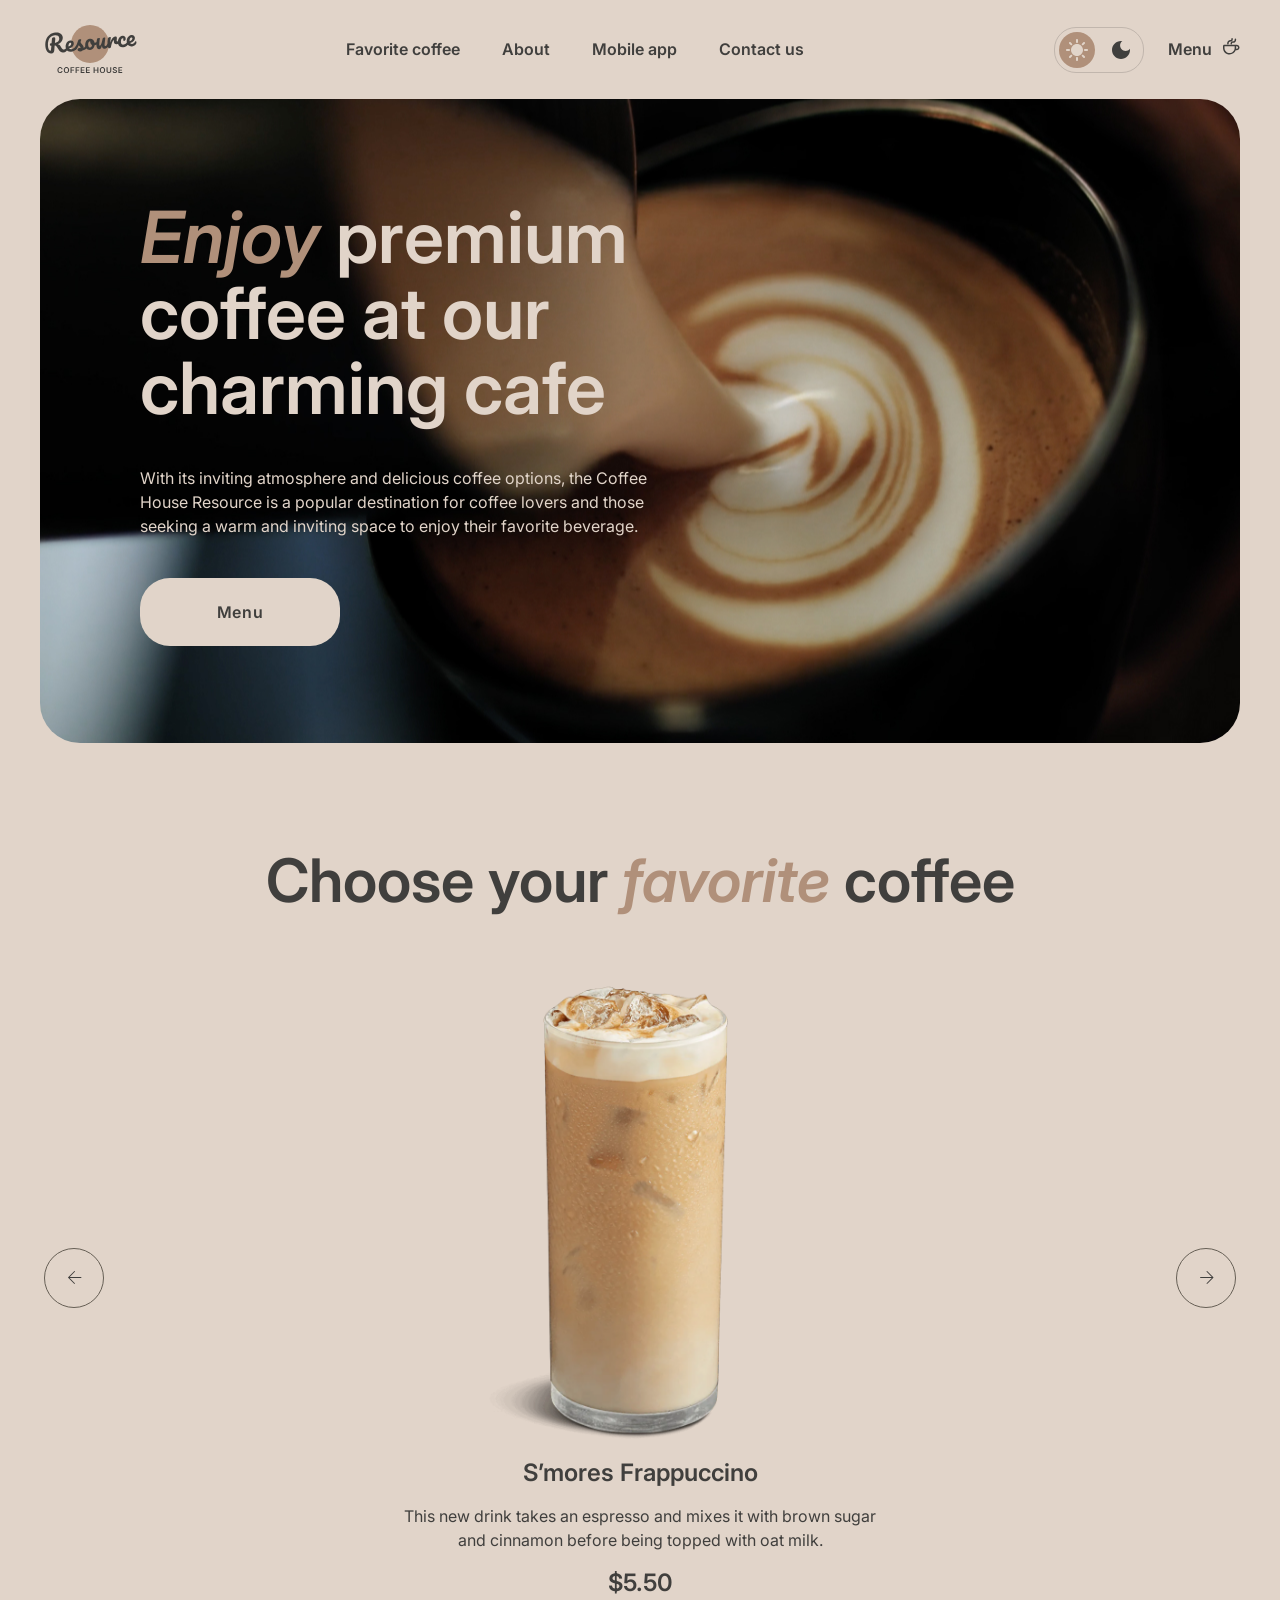
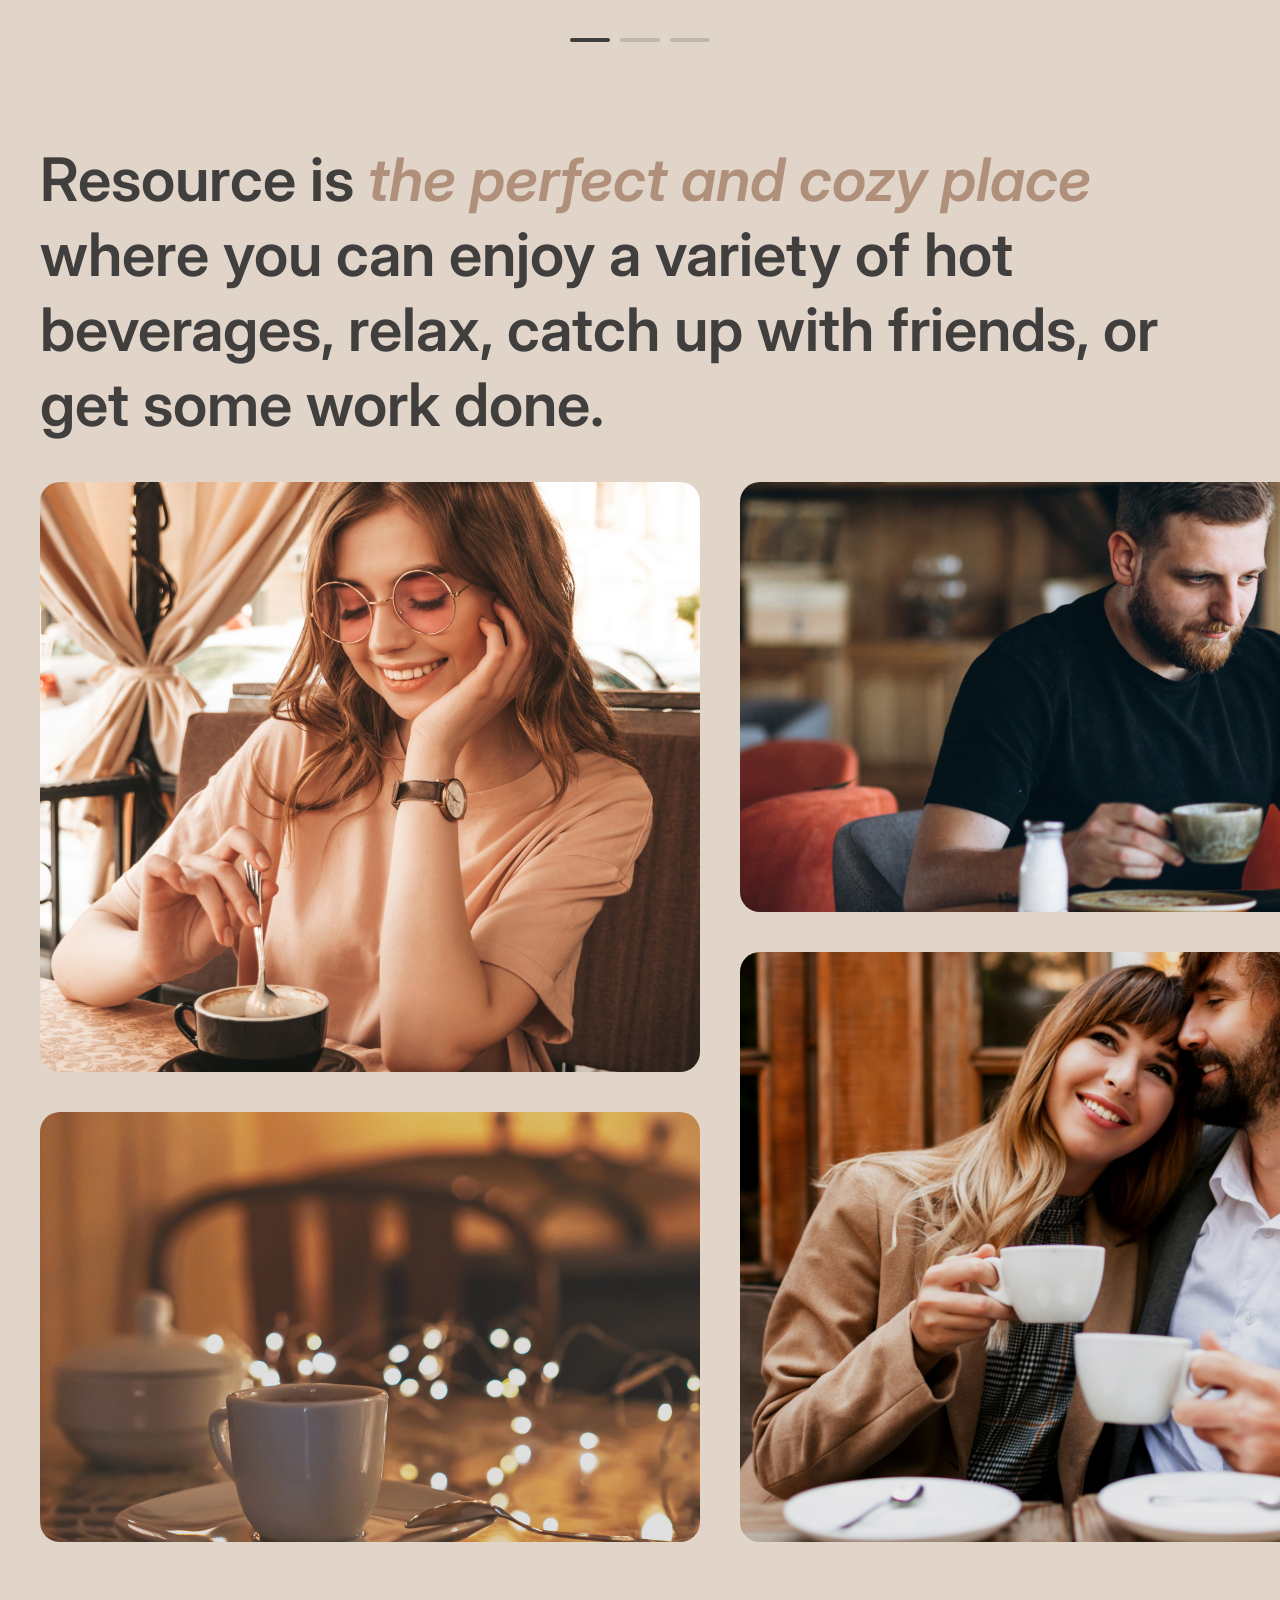
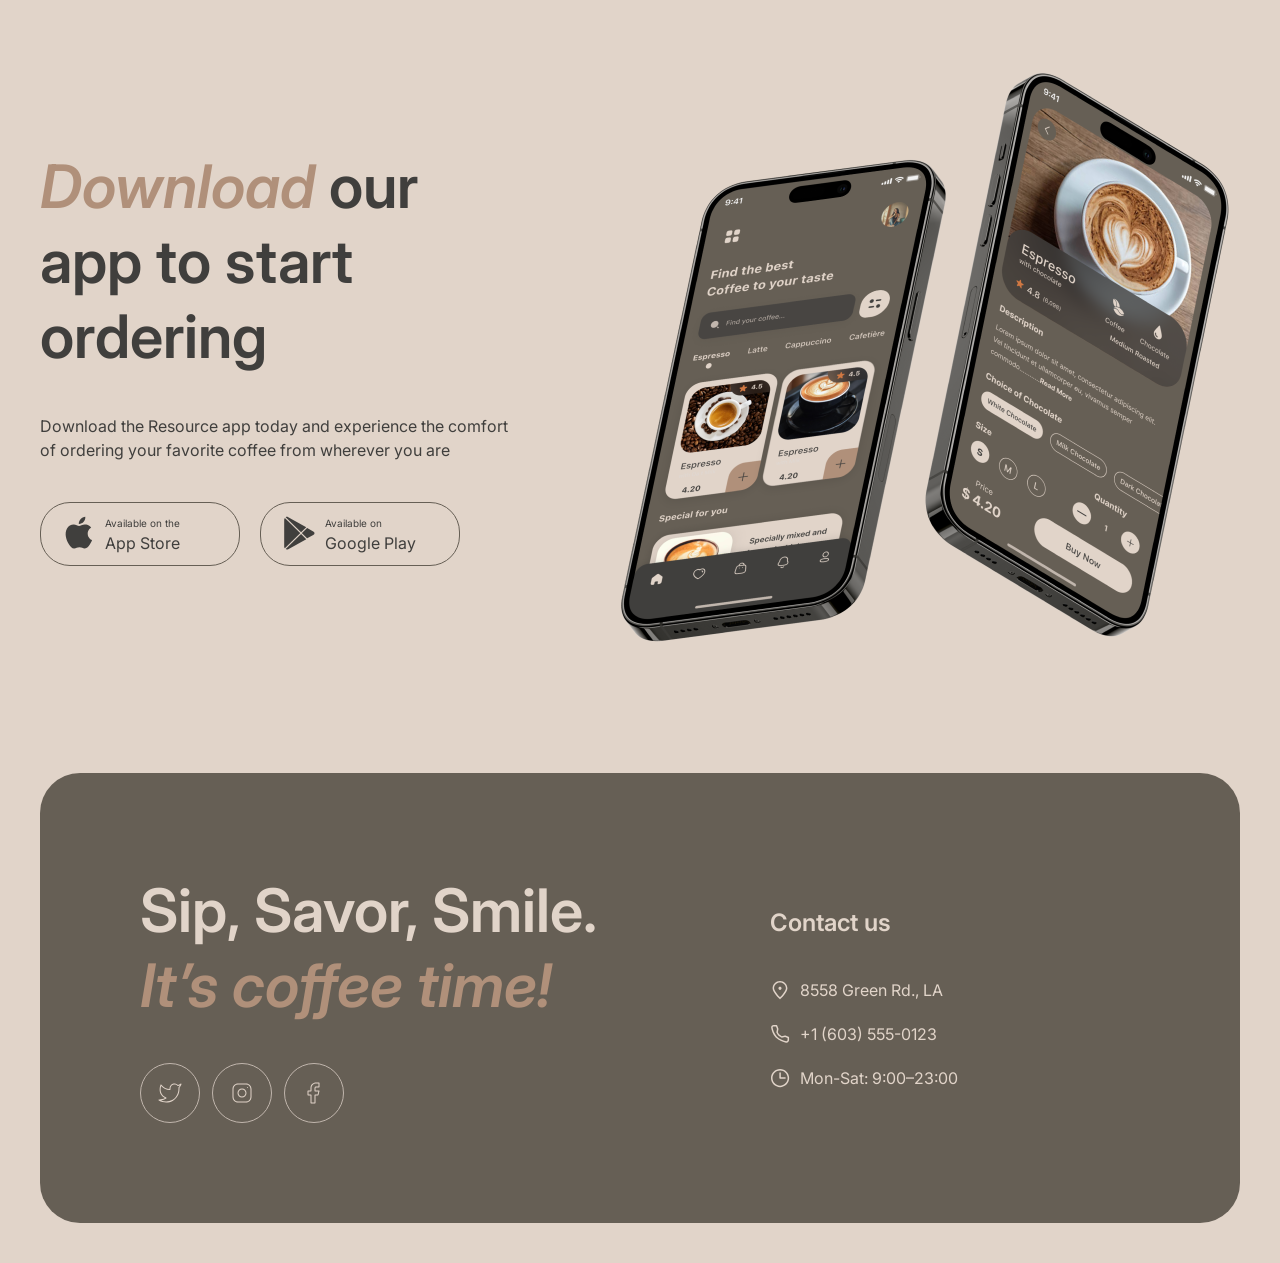
<file: index.html>
<!DOCTYPE html>
<html lang="en">
<head>
    <title>Coffee House</title>
    <meta name="Description" content="This is Coffee House.">
    <meta name="Keywords" content="Coffee House">
    <meta charset="utf-8">
    <meta http-equiv="X-UA-Compatible" content="IE=edge">
    <meta name="viewport" content="width=device-width, initial-scale=1">
    <link rel="preconnect" href="https://fonts.googleapis.com">
    <link rel="preconnect" href="https://fonts.gstatic.com" crossorigin>
    <link href="https://fonts.googleapis.com/css2?family=Inter:ital,wght@0,100..900;1,100..900&display=swap"
        rel="stylesheet">
    <link rel="stylesheet" href="modern-normalize.css">
    <link rel="stylesheet" href="style.css">
    <link rel="icon" href="assets/favicon.png" type="image/x-icon">
</head>
<body class="block__body">

    <!-- HEADER -->
    <header class="header">
        <div class="container">
            <div class="wrapper wrapper--zero">
                <!-- Header logo & links -->
                <div class="header__top">
                    <div class="header__logo">
                        <a href="https://supronisium.github.io/rsschool-landing-page/">
                            <svg width="100" height="60" viewBox="0 0 100 60" fill="none"
                                xmlns="http://www.w3.org/2000/svg">
                                <path
                                    d="M69 25C69 35.4934 60.4934 44 50 44C39.5066 44 31 35.4934 31 25C31 14.5066 39.5066 6 50 6C60.4934 6 69 14.5066 69 25Z"
                                    fill="#B0907A" />
                                <path
                                    d="M95.6784 22.2913C95.8856 22.2732 96.0534 22.3548 96.1817 22.5364C96.326 22.7165 96.4127 22.9739 96.442 23.3086C96.4922 23.8824 96.4 24.3884 96.1652 24.8265C95.7789 25.5509 95.2359 26.1365 94.5362 26.5832C93.8524 27.0285 93.0084 27.295 92.0042 27.3829C90.4741 27.5168 89.2469 27.1664 88.3226 26.3318C87.3969 25.4812 86.8658 24.2749 86.7291 22.7129C86.6329 21.6131 86.7748 20.5727 87.1547 19.5919C87.5333 18.5951 88.1046 17.7822 88.8687 17.1532C89.6487 16.5229 90.5568 16.1623 91.5928 16.0717C92.5173 15.9908 93.2829 16.2049 93.8895 16.714C94.4948 17.2071 94.8386 17.9239 94.9209 18.8643C95.0171 19.9641 94.7016 20.9473 93.9743 21.814C93.2617 22.6633 91.9772 23.4021 90.1208 24.0303C90.5675 24.73 91.2451 25.0401 92.1537 24.9606C92.8072 24.9035 93.3279 24.7053 93.7158 24.3662C94.1197 24.0257 94.5692 23.4725 95.0643 22.7064C95.2346 22.4506 95.4393 22.3122 95.6784 22.2913ZM91.3914 18.4503C90.8016 18.5019 90.3295 18.8885 89.9751 19.6102C89.6365 20.3304 89.5098 21.1767 89.5949 22.149L89.5991 22.1968C90.5199 21.8914 91.2318 21.4918 91.7347 20.9981C92.2376 20.5044 92.4632 19.9626 92.4117 19.3729C92.3852 19.0701 92.2766 18.8386 92.0859 18.6786C91.9098 18.5013 91.6783 18.4252 91.3914 18.4503Z"
                                    fill="currentcolor" />
                                <path
                                    d="M83.2976 28.1446C81.7356 28.2813 80.4779 27.9497 79.5245 27.1497C78.5857 26.3324 78.0529 25.1985 77.926 23.7481C77.813 22.457 77.969 21.303 78.394 20.2861C78.819 19.2692 79.4149 18.4622 80.1818 17.8651C80.9487 17.268 81.7784 16.9304 82.671 16.8523C83.5477 16.7756 84.2481 16.9793 84.7723 17.4635C85.311 17.9303 85.6159 18.5702 85.6871 19.383C85.7456 20.0525 85.6437 20.6316 85.3813 21.1203C85.1348 21.6076 84.7725 21.8722 84.2944 21.9141C83.9915 21.9406 83.7382 21.8904 83.5344 21.7637C83.3465 21.6356 83.2414 21.444 83.2191 21.189C83.2093 21.0774 83.2141 20.9485 83.2334 20.8023C83.2527 20.6561 83.2676 20.5504 83.278 20.4852C83.3367 20.2392 83.357 20.0125 83.3389 19.8053C83.3208 19.5981 83.2511 19.4436 83.1297 19.3418C83.0243 19.2386 82.876 19.1953 82.6847 19.2121C82.3181 19.2441 81.9901 19.4415 81.7006 19.8041C81.4097 20.1508 81.193 20.6114 81.0506 21.186C80.9081 21.7606 80.8661 22.3826 80.9247 23.0521C81.0865 24.901 81.9723 25.7551 83.5821 25.6142C84.2356 25.557 84.9181 25.2805 85.6296 24.7846C86.3556 24.2714 87.0469 23.5444 87.7034 22.6036C87.8752 22.3637 88.0806 22.2333 88.3197 22.2124C88.5269 22.1942 88.6946 22.2759 88.8229 22.4574C88.9672 22.6375 89.054 22.895 89.0832 23.2297C89.1362 23.8354 89.028 24.3427 88.7587 24.7518C88.0904 25.7418 87.2526 26.5378 86.2452 27.1399C85.2524 27.7247 84.2699 28.0596 83.2976 28.1446Z"
                                    fill="currentcolor" />
                                <path
                                    d="M69.549 29.3476C68.9433 29.4006 68.485 29.1195 68.1742 28.5042C67.8794 27.8876 67.6706 26.8779 67.5479 25.4753C67.3666 23.4032 67.4892 21.4089 67.9158 19.4924C68.0188 19.0177 68.2207 18.6627 68.5213 18.4276C68.8365 18.1752 69.289 18.0232 69.8787 17.9716C70.1975 17.9437 70.4242 17.964 70.5586 18.0326C70.6931 18.1011 70.7701 18.2469 70.7897 18.4701C70.812 18.7251 70.7426 19.3094 70.5816 20.2229C70.478 20.8744 70.3993 21.4434 70.3455 21.93C70.2917 22.4165 70.2636 23.0132 70.2612 23.7201C70.6673 22.3033 71.1594 21.136 71.7376 20.2181C72.3158 19.3002 72.8997 18.6308 73.4892 18.2098C74.0947 17.7874 74.6605 17.5532 75.1865 17.5072C76.2225 17.4166 76.7858 17.8893 76.8765 18.9253C76.8946 19.1325 76.8668 19.6409 76.7931 20.4504C76.7214 21.0991 76.6925 21.5032 76.7064 21.6626C76.7552 22.2204 76.9789 22.4819 77.3773 22.4471C77.8236 22.408 78.3668 22.0072 79.0067 21.2445C79.1958 21.0191 79.4019 20.8967 79.6251 20.8772C79.8323 20.8591 80 20.9408 80.1283 21.1223C80.2712 21.2864 80.3559 21.5199 80.3824 21.8228C80.434 22.4125 80.315 22.8887 80.0255 23.2513C79.6197 23.7526 79.1285 24.1971 78.5521 24.5848C77.9903 24.9552 77.3746 25.1697 76.7052 25.2282C75.8604 25.3021 75.196 25.1434 74.7121 24.7521C74.2441 24.3594 73.978 23.7965 73.9139 23.0633C73.8929 22.8242 73.8959 22.583 73.9228 22.3397C73.9268 22.0182 73.9239 21.8016 73.9142 21.69C73.8919 21.435 73.793 21.3151 73.6177 21.3305C73.3786 21.3514 73.0836 21.6503 72.7325 22.2271C72.396 22.7865 72.0748 23.5213 71.7689 24.4314C71.4631 25.3415 71.2332 26.2932 71.0791 27.2864C70.9694 28.0509 70.8068 28.5791 70.5914 28.8709C70.3906 29.1455 70.0431 29.3044 69.549 29.3476Z"
                                    fill="currentcolor" />
                                <path
                                    d="M59.2462 30.2488C58.5289 30.3116 57.9106 30.0364 57.3912 29.4233C56.8863 28.7929 56.5906 27.9836 56.5042 26.9954C56.3996 25.8 56.3838 24.7012 56.4567 23.699C56.5282 22.6809 56.6985 21.5979 56.9675 20.4501C57.085 19.958 57.2782 19.5958 57.547 19.3635C57.8157 19.1312 58.2609 18.9878 58.8826 18.9334C59.2332 18.9028 59.4772 18.9376 59.6145 19.038C59.7677 19.1371 59.8541 19.2981 59.8736 19.5213C59.8847 19.6488 59.8347 20.0868 59.7235 20.8354C59.6157 21.4391 59.5349 21.9842 59.4811 22.4707C59.3088 24.1722 59.247 25.3019 59.2958 25.8598C59.3251 26.1945 59.3859 26.4301 59.4781 26.5666C59.569 26.6871 59.7021 26.7397 59.8774 26.7244C60.1165 26.7035 60.3904 26.4386 60.6993 25.9297C61.024 25.4195 61.3431 24.6608 61.6565 23.6536C61.9859 22.6451 62.2798 21.4148 62.5382 19.9627C62.6239 19.4734 62.7852 19.114 63.0221 18.8845C63.2749 18.6535 63.6643 18.5151 64.1903 18.4691C64.5569 18.437 64.8161 18.4625 64.9679 18.5456C65.1184 18.6127 65.204 18.7658 65.2249 19.0049C65.2598 19.4034 65.1561 20.5127 64.9138 22.3327C64.646 24.412 64.533 25.6907 64.5748 26.1688C64.6013 26.4717 64.686 26.7052 64.8289 26.8694C64.9703 27.0176 65.1447 27.0827 65.3519 27.0645C65.6706 27.0366 66.0285 26.8126 66.4254 26.3924C66.8368 25.9549 67.3708 25.2657 68.0273 24.3249C68.199 24.0851 68.4044 23.9547 68.6435 23.9337C68.8507 23.9156 69.0185 23.9973 69.1468 24.1788C69.291 24.3589 69.3778 24.6163 69.4071 24.9511C69.4629 25.5886 69.3547 26.096 69.0825 26.4731C68.471 27.3779 67.7905 28.1361 67.041 28.7477C66.3074 29.358 65.4385 29.707 64.4343 29.7949C63.6693 29.8618 63.0776 29.6165 62.6594 29.0588C62.2572 28.4997 62.0093 27.6862 61.9159 26.6183C61.7398 27.7259 61.4065 28.5982 60.9162 29.2354C60.4245 29.8566 59.8678 30.1944 59.2462 30.2488Z"
                                    fill="currentcolor" />
                                <path
                                    d="M57.5606 22.8796C57.7678 22.8614 57.9362 22.9511 58.0659 23.1485C58.1956 23.346 58.2744 23.6041 58.3023 23.9229C58.3692 24.688 58.1779 25.1625 57.7282 25.3463C56.8011 25.7647 55.7659 26.048 54.6225 26.1963C54.4367 27.5616 53.9332 28.6898 53.1117 29.5808C52.2888 30.4559 51.3115 30.9429 50.1799 31.0419C49.2235 31.1256 48.3824 30.9663 47.6566 30.564C46.9467 30.1603 46.383 29.5913 45.9654 28.8569C45.5478 28.1225 45.3 27.309 45.2219 26.4164C45.1159 25.205 45.2529 24.1089 45.6328 23.1281C46.0114 22.1313 46.5841 21.3343 47.351 20.7372C48.1165 20.1242 48.9933 19.7744 49.9816 19.688C51.1929 19.582 52.2022 19.9193 53.0093 20.6999C53.8309 21.4632 54.3592 22.453 54.5941 23.6691C55.339 23.5558 56.2177 23.3183 57.23 22.9567C57.3547 22.9136 57.4649 22.8879 57.5606 22.8796ZM50.1494 28.4908C50.6595 28.4462 51.0797 28.2007 51.41 27.7542C51.7563 27.3063 51.959 26.6863 52.0182 25.8941C51.4948 25.6026 51.0739 25.1977 50.7555 24.6795C50.4531 24.1599 50.2754 23.5972 50.2224 22.9916C50.2001 22.7365 50.2017 22.4794 50.2272 22.2202L50.1076 22.2307C49.4701 22.2864 48.9633 22.644 48.5873 23.3032C48.2259 23.9452 48.094 24.824 48.1916 25.9398C48.2683 26.8164 48.4942 27.4712 48.8694 27.9042C49.2605 28.3357 49.6872 28.5313 50.1494 28.4908Z"
                                    fill="currentcolor" />
                                <path
                                    d="M40.3103 32.4354C39.4815 32.508 38.8272 32.3725 38.3474 32.029C37.8836 31.6841 37.6307 31.2726 37.5889 30.7944C37.5527 30.38 37.6727 30.0081 37.9491 29.6787C38.2254 29.3494 38.6584 29.1589 39.2482 29.1073C39.4554 29.0892 39.6966 29.0922 39.9717 29.1163C40.2614 29.1231 40.4787 29.1282 40.6235 29.1316C40.5713 28.7185 40.4415 28.3364 40.2341 27.9851C40.0427 27.6325 39.8048 27.3 39.5205 26.9876C39.2348 26.6592 38.9692 26.3773 38.7237 26.1418C38.3119 27.1254 37.8861 27.9497 37.4464 28.6145C37.0226 29.278 36.5482 29.9137 36.0232 30.5218C35.7614 30.8338 35.4711 31.0038 35.1523 31.0316C34.8973 31.054 34.6824 30.9844 34.5077 30.823C34.3316 30.6457 34.2316 30.4216 34.2079 30.1506C34.1801 29.8318 34.2658 29.5272 34.4653 29.2367L34.7426 28.827C35.5244 27.6664 36.1078 26.7159 36.4928 25.9756C36.7233 25.4896 36.9884 24.8481 37.288 24.0509C37.5863 23.2379 37.8745 22.4016 38.1527 21.542C38.3942 20.8142 38.9931 20.4085 39.9494 20.3248C40.3957 20.2858 40.71 20.2984 40.8923 20.3628C41.0746 20.4271 41.1734 20.547 41.1888 20.7223C41.1971 20.8179 41.1785 20.9722 41.1329 21.1849C41.0873 21.3977 41.0177 21.6126 40.9243 21.8296C40.6876 22.4285 40.5867 22.9272 40.6215 23.3257C40.6424 23.5647 40.7451 23.8208 40.9296 24.0937C41.1301 24.3653 41.4244 24.7009 41.8127 25.1006C42.3814 25.7254 42.8141 26.2657 43.111 26.7216C43.4224 27.1601 43.6025 27.6583 43.6513 28.2162C43.6652 28.3756 43.6688 28.6001 43.662 28.8898C44.4166 28.5187 45.2626 27.6335 46.2003 26.2345C46.372 25.9946 46.5774 25.8642 46.8165 25.8433C47.0237 25.8252 47.1915 25.9069 47.3198 26.0884C47.464 26.2685 47.5508 26.5259 47.5801 26.8606C47.6331 27.4663 47.5249 27.9737 47.2555 28.3827C46.545 29.4407 45.8392 30.185 45.1381 30.6158C44.4515 31.0292 43.5756 31.2985 42.5105 31.4238C41.9204 32.0215 41.187 32.3587 40.3103 32.4354Z"
                                    fill="currentcolor" />
                                <path
                                    d="M36.6161 26.7357C36.8233 26.7175 36.9911 26.7992 37.1194 26.9807C37.2636 27.1608 37.3504 27.4183 37.3797 27.753C37.4355 28.3905 37.3273 28.8979 37.0551 29.2751C36.5281 30.0439 35.7492 30.7786 34.7183 31.4791C33.7034 32.1782 32.5823 32.5815 31.355 32.6888C29.6814 32.8353 28.3426 32.4947 27.3386 31.667C26.3347 30.8394 25.7637 29.6365 25.6256 28.0586C25.5294 26.9588 25.6713 25.9185 26.0512 24.9376C26.4298 23.9408 27.0011 23.1279 27.7652 22.4989C28.5452 21.8686 29.4533 21.508 30.4893 21.4174C31.4138 21.3365 32.1793 21.5506 32.786 22.0597C33.3913 22.5528 33.7351 23.2696 33.8173 24.21C33.9136 25.3098 33.5981 26.293 32.8708 27.1597C32.1581 28.009 30.8816 28.7471 29.0412 29.3739C29.5039 30.0722 30.293 30.3726 31.4088 30.275C32.126 30.2122 32.9173 29.894 33.7826 29.3204C34.6625 28.7295 35.4016 27.9983 35.9999 27.1269C36.1716 26.887 36.377 26.7566 36.6161 26.7357ZM30.2878 23.796C29.6981 23.8476 29.226 24.2342 28.8715 24.9559C28.533 25.6761 28.4063 26.5224 28.4914 27.4947L28.4955 27.5425C29.4164 27.2371 30.1283 26.8375 30.6312 26.3438C31.1341 25.8501 31.3597 25.3083 31.3081 24.7186C31.2816 24.4158 31.1731 24.1843 30.9824 24.0243C30.8063 23.847 30.5747 23.7709 30.2878 23.796Z"
                                    fill="currentcolor" />
                                <path
                                    d="M27.6906 27.5167C27.8978 27.4986 28.0656 27.5803 28.1939 27.7618C28.3382 27.9419 28.4249 28.1993 28.4542 28.5341C28.5086 29.1557 28.4004 29.6631 28.1296 30.0561C27.4454 31.0476 26.7351 31.8324 25.9987 32.4108C25.261 32.9733 24.3581 33.3012 23.2902 33.3946C22.2541 33.4853 21.3451 33.2837 20.5631 32.79C19.797 32.2949 19.028 31.3985 18.256 30.1009C17.6351 29.063 17.151 28.3023 16.8035 27.8188C16.4547 27.3193 16.119 26.9712 15.7967 26.7745C15.4903 26.5765 15.1198 26.4724 14.6852 26.4622C14.6508 26.8025 14.5595 27.8705 14.4114 29.6663C14.3537 30.4744 14.3165 30.9675 14.3 31.1456C14.2256 32.1319 13.9724 32.9089 13.5402 33.4767C13.1067 34.0286 12.4038 34.3471 11.4315 34.4321C10.3636 34.5256 9.38799 34.2977 8.50477 33.7486C7.63609 33.1822 6.9298 32.3606 6.38589 31.2839C5.84059 30.1913 5.50518 28.9277 5.37968 27.4932C5.1454 24.8154 5.40544 22.4638 6.15978 20.4383C6.93006 18.4115 8.10738 16.8148 9.69174 15.6483C11.2906 14.4644 13.1899 13.7763 15.3895 13.5838C16.9196 13.45 18.223 13.5688 19.2994 13.9404C20.3759 14.312 21.1968 14.8826 21.762 15.6523C22.3432 16.4206 22.6784 17.3148 22.7676 18.3349C22.8457 19.2275 22.7073 20.1229 22.3522 21.0213C22.0117 21.9023 21.4476 22.7066 20.66 23.434C19.8724 24.1614 18.8869 24.7375 17.7034 25.1622C18.4866 25.3025 19.1057 25.5856 19.5605 26.0116C20.0154 26.4376 20.4891 27.0787 20.9816 27.9351C21.5115 28.8524 22.0112 29.5153 22.4806 29.924C22.966 30.3312 23.4955 30.5098 24.0693 30.4596C24.5794 30.4149 25.0509 30.205 25.4838 29.8299C25.9154 29.4388 26.4456 28.7981 27.0744 27.9079C27.2461 27.6681 27.4515 27.5377 27.6906 27.5167ZM11.3837 26.727C10.8418 26.7744 10.4561 26.6797 10.2266 26.4428C10.013 26.2045 9.89225 25.9259 9.86436 25.6071C9.8309 25.2246 9.92394 24.9113 10.1435 24.6672C10.379 24.4218 10.6562 24.2851 10.9749 24.2572L11.5727 24.2049C11.691 22.6206 11.8123 21.2528 11.9364 20.1016C12.053 19.0474 12.6771 18.4708 13.8088 18.3718C14.7173 18.2923 15.2071 18.659 15.2782 19.4719C15.2936 19.6473 15.2975 19.7835 15.2899 19.8805L14.9199 23.9121C15.7764 23.789 16.5393 23.5134 17.2085 23.0855C17.8937 22.6561 18.4149 22.0966 18.7722 21.4068C19.1454 20.7156 19.2957 19.9556 19.2232 19.1268C19.1353 18.1226 18.7236 17.3636 17.988 16.8498C17.2524 16.3359 16.2232 16.1369 14.9002 16.2526C13.3382 16.3893 12.0016 16.8997 10.8904 17.7839C9.79381 18.6508 8.98568 19.8779 8.46605 21.4653C7.94503 23.0366 7.78003 24.9142 7.97108 27.0978C8.06033 28.1179 8.24063 28.9855 8.51198 29.7006C8.78334 30.4157 9.08648 30.9432 9.42139 31.2834C9.75631 31.6235 10.0592 31.7817 10.3302 31.7579C10.5374 31.7398 10.6957 31.6216 10.8051 31.4032C10.9304 31.1834 11.0127 30.839 11.052 30.3698L11.3837 26.727Z"
                                    fill="currentcolor" />
                                <path
                                    d="M78.4023 54.0001V48.1819H82.1864V49.0654H79.4563V50.645H81.9904V51.5285H79.4563V53.1165H82.2092V54.0001H78.4023Z"
                                    fill="currentcolor" />
                                <path
                                    d="M75.9698 49.7813C75.9433 49.5332 75.8316 49.34 75.6346 49.2017C75.4395 49.0635 75.1857 48.9943 74.8732 48.9943C74.6535 48.9943 74.4651 49.0275 74.3079 49.0938C74.1507 49.1601 74.0304 49.25 73.9471 49.3637C73.8638 49.4773 73.8211 49.607 73.8192 49.7529C73.8192 49.8741 73.8467 49.9792 73.9016 50.0682C73.9585 50.1572 74.0352 50.233 74.1317 50.2955C74.2283 50.3561 74.3353 50.4072 74.4528 50.4489C74.5702 50.4906 74.6886 50.5256 74.8079 50.554L75.3533 50.6904C75.573 50.7415 75.7842 50.8106 75.9869 50.8977C76.1914 50.9849 76.3742 51.0947 76.5352 51.2273C76.698 51.3599 76.8268 51.5199 76.9215 51.7074C77.0162 51.8949 77.0636 52.1146 77.0636 52.3665C77.0636 52.7074 76.9764 53.0076 76.8022 53.2671C76.628 53.5246 76.3761 53.7263 76.0465 53.8722C75.7189 54.0161 75.3221 54.0881 74.8562 54.0881C74.4035 54.0881 74.0105 54.018 73.6772 53.8779C73.3458 53.7377 73.0863 53.5332 72.8988 53.2642C72.7132 52.9953 72.6128 52.6676 72.5977 52.2813H73.6346C73.6497 52.4839 73.7122 52.6525 73.8221 52.787C73.9319 52.9214 74.0749 53.0218 74.2511 53.0881C74.4291 53.1544 74.628 53.1875 74.8477 53.1875C75.0768 53.1875 75.2776 53.1534 75.4499 53.0852C75.6242 53.0152 75.7605 52.9186 75.859 52.7955C75.9575 52.6705 76.0077 52.5246 76.0096 52.358C76.0077 52.2065 75.9632 52.0815 75.8761 51.983C75.7889 51.8826 75.6668 51.7993 75.5096 51.733C75.3543 51.6648 75.1725 51.6042 74.9641 51.5512L74.3022 51.3807C73.823 51.2576 73.4442 51.071 73.1658 50.821C72.8893 50.5692 72.7511 50.2349 72.7511 49.8182C72.7511 49.4754 72.8439 49.1752 73.0295 48.9176C73.217 48.6601 73.4717 48.4602 73.7937 48.3182C74.1156 48.1743 74.4802 48.1023 74.8874 48.1023C75.3003 48.1023 75.6621 48.1743 75.9727 48.3182C76.2852 48.4602 76.5304 48.6582 76.7085 48.912C76.8865 49.1638 76.9783 49.4536 76.984 49.7813H75.9698Z"
                                    fill="currentcolor" />
                                <path
                                    d="M70.2086 48.1819H71.2626V51.983C71.2626 52.3997 71.1641 52.7662 70.9672 53.0825C70.7721 53.3987 70.4975 53.6459 70.1433 53.8239C69.7891 54.0001 69.3753 54.0881 68.9018 54.0881C68.4264 54.0881 68.0117 54.0001 67.6575 53.8239C67.3033 53.6459 67.0287 53.3987 66.8336 53.0825C66.6386 52.7662 66.541 52.3997 66.541 51.983V48.1819H67.595V51.895C67.595 52.1374 67.648 52.3533 67.7541 52.5427C67.862 52.7321 68.0136 52.8807 68.2086 52.9887C68.4037 53.0948 68.6348 53.1478 68.9018 53.1478C69.1689 53.1478 69.3999 53.0948 69.595 52.9887C69.792 52.8807 69.9435 52.7321 70.0495 52.5427C70.1556 52.3533 70.2086 52.1374 70.2086 51.895V48.1819Z"
                                    fill="currentcolor" />
                                <path
                                    d="M65.1435 51.0909C65.1435 51.7178 65.026 52.2548 64.7912 52.7017C64.5582 53.1468 64.2401 53.4877 63.8366 53.7245C63.4351 53.9612 62.9796 54.0796 62.4702 54.0796C61.9607 54.0796 61.5043 53.9612 61.1009 53.7245C60.6993 53.4858 60.3812 53.144 60.1463 52.6989C59.9134 52.2519 59.7969 51.7159 59.7969 51.0909C59.7969 50.464 59.9134 49.9281 60.1463 49.483C60.3812 49.036 60.6993 48.6942 61.1009 48.4574C61.5043 48.2207 61.9607 48.1023 62.4702 48.1023C62.9796 48.1023 63.4351 48.2207 63.8366 48.4574C64.2401 48.6942 64.5582 49.036 64.7912 49.483C65.026 49.9281 65.1435 50.464 65.1435 51.0909ZM64.0838 51.0909C64.0838 50.6496 64.0147 50.2775 63.8764 49.9745C63.7401 49.6695 63.5507 49.4394 63.3082 49.2841C63.0658 49.1269 62.7865 49.0483 62.4702 49.0483C62.1539 49.0483 61.8745 49.1269 61.6321 49.2841C61.3897 49.4394 61.1993 49.6695 61.0611 49.9745C60.9247 50.2775 60.8565 50.6496 60.8565 51.0909C60.8565 51.5322 60.9247 51.9053 61.0611 52.2102C61.1993 52.5133 61.3897 52.7434 61.6321 52.9006C61.8745 53.0559 62.1539 53.1335 62.4702 53.1335C62.7865 53.1335 63.0658 53.0559 63.3082 52.9006C63.5507 52.7434 63.7401 52.5133 63.8764 52.2102C64.0147 51.9053 64.0838 51.5322 64.0838 51.0909Z"
                                    fill="currentcolor" />
                                <path
                                    d="M53.5918 54.0001V48.1819H54.6458V50.645H57.3418V48.1819H58.3986V54.0001H57.3418V51.5285H54.6458V54.0001H53.5918Z"
                                    fill="currentcolor" />
                                <path
                                    d="M45.9492 54.0001V48.1819H49.7333V49.0654H47.0032V50.645H49.5373V51.5285H47.0032V53.1165H49.756V54.0001H45.9492Z"
                                    fill="currentcolor" />
                                <path
                                    d="M40.6895 54.0001V48.1819H44.4735V49.0654H41.7434V50.645H44.2775V51.5285H41.7434V53.1165H44.4963V54.0001H40.6895Z"
                                    fill="currentcolor" />
                                <path
                                    d="M35.6016 54.0001V48.1819H39.3288V49.0654H36.6555V50.645H39.0732V51.5285H36.6555V54.0001H35.6016Z"
                                    fill="currentcolor" />
                                <path
                                    d="M30.5137 54.0001V48.1819H34.2409V49.0654H31.5676V50.645H33.9853V51.5285H31.5676V54.0001H30.5137Z"
                                    fill="currentcolor" />
                                <path
                                    d="M29.1181 51.0909C29.1181 51.7178 29.0007 52.2548 28.7658 52.7017C28.5328 53.1468 28.2147 53.4877 27.8113 53.7245C27.4097 53.9612 26.9542 54.0796 26.4448 54.0796C25.9353 54.0796 25.4789 53.9612 25.0755 53.7245C24.6739 53.4858 24.3558 53.144 24.1209 52.6989C23.888 52.2519 23.7715 51.7159 23.7715 51.0909C23.7715 50.464 23.888 49.9281 24.1209 49.483C24.3558 49.036 24.6739 48.6942 25.0755 48.4574C25.4789 48.2207 25.9353 48.1023 26.4448 48.1023C26.9542 48.1023 27.4097 48.2207 27.8113 48.4574C28.2147 48.6942 28.5328 49.036 28.7658 49.483C29.0007 49.9281 29.1181 50.464 29.1181 51.0909ZM28.0584 51.0909C28.0584 50.6496 27.9893 50.2775 27.851 49.9745C27.7147 49.6695 27.5253 49.4394 27.2828 49.2841C27.0404 49.1269 26.7611 49.0483 26.4448 49.0483C26.1285 49.0483 25.8491 49.1269 25.6067 49.2841C25.3643 49.4394 25.1739 49.6695 25.0357 49.9745C24.8993 50.2775 24.8311 50.6496 24.8311 51.0909C24.8311 51.5322 24.8993 51.9053 25.0357 52.2102C25.1739 52.5133 25.3643 52.7434 25.6067 52.9006C25.8491 53.0559 26.1285 53.1335 26.4448 53.1335C26.7611 53.1335 27.0404 53.0559 27.2828 52.9006C27.5253 52.7434 27.7147 52.5133 27.851 52.2102C27.9893 51.9053 28.0584 51.5322 28.0584 51.0909Z"
                                    fill="currentcolor" />
                                <path
                                    d="M22.5536 50.1449H21.4911C21.4608 49.9707 21.4049 49.8163 21.3235 49.6818C21.2421 49.5455 21.1407 49.4299 21.0195 49.3352C20.8983 49.2406 20.7601 49.1695 20.6048 49.1222C20.4513 49.0729 20.2856 49.0483 20.1076 49.0483C19.7913 49.0483 19.511 49.1279 19.2667 49.287C19.0224 49.4442 18.8311 49.6752 18.6928 49.9801C18.5546 50.2832 18.4854 50.6534 18.4854 51.0909C18.4854 51.536 18.5546 51.911 18.6928 52.2159C18.833 52.519 19.0243 52.7481 19.2667 52.9034C19.511 53.0568 19.7904 53.1335 20.1048 53.1335C20.279 53.1335 20.4419 53.1108 20.5934 53.0654C20.7468 53.018 20.8841 52.9489 21.0053 52.858C21.1284 52.7671 21.2317 52.6553 21.315 52.5227C21.4002 52.3902 21.4589 52.2387 21.4911 52.0682L22.5536 52.0739C22.5138 52.3504 22.4277 52.6099 22.2951 52.8523C22.1644 53.0947 21.993 53.3087 21.7809 53.4943C21.5688 53.6781 21.3207 53.822 21.0366 53.9262C20.7525 54.0284 20.4371 54.0796 20.0906 54.0796C19.5792 54.0796 19.1228 53.9612 18.7212 53.7245C18.3197 53.4877 18.0034 53.1459 17.7724 52.6989C17.5413 52.2519 17.4258 51.7159 17.4258 51.0909C17.4258 50.464 17.5423 49.9281 17.7752 49.483C18.0082 49.036 18.3254 48.6942 18.7269 48.4574C19.1284 48.2207 19.583 48.1023 20.0906 48.1023C20.4144 48.1023 20.7156 48.1477 20.994 48.2387C21.2724 48.3296 21.5205 48.4631 21.7383 48.6392C21.9561 48.8135 22.1351 49.0275 22.2752 49.2813C22.4173 49.5332 22.5101 49.821 22.5536 50.1449Z"
                                    fill="currentcolor" />
                            </svg>
                        </a>
                    </div>
                    <div class="header__menu">
                        <nav class="nav">
                            <div class="nav__menu">
                                <ul>
                                    <li class="menu__item"><a href="#favourites-coffee">Favorite coffee</a></li>
                                    <li class="menu__item"><a href="#about">About</a></li>
                                    <li class="menu__item"><a href="#mobile-app">Mobile app</a></li>
                                    <li class="menu__item"><a href="#contacts">Contact us</a></li>
                                    <li class="menu__item menu__item--last menu__item--double"><a href="menu.html">Menu</a></li>
                                </ul>
                            </div>
                            <div class="nav__menu_additional">
                                <ul>
                                    <li>
                                        <div class="nav__theme-selector">
                                            <a class="theme-selector__item theme-selector__item--active"
                                                data-theme="light" href="#">
                                                <svg width="22" height="22" viewBox="0 0 22 22" fill="none"
                                                    xmlns="http://www.w3.org/2000/svg">
                                                    <path
                                                        d="M10 3V1C10 0.45 10.45 0 11 0C11.55 0 12 0.45 12 1V3C12 3.55 11.55 4 11 4C10.45 4 10 3.55 10 3ZM17.36 6.05L18.77 4.63C19.16 4.24 19.16 3.61 18.77 3.22C18.38 2.83 17.75 2.83 17.36 3.22L15.95 4.64C15.56 5.03 15.56 5.66 15.95 6.05C16.34 6.44 16.97 6.44 17.36 6.05ZM21 10H19C18.45 10 18 10.45 18 11C18 11.55 18.45 12 19 12H21C21.55 12 22 11.55 22 11C22 10.45 21.55 10 21 10ZM11 18C10.45 18 10 18.45 10 19V21C10 21.55 10.45 22 11 22C11.55 22 12 21.55 12 21V19C12 18.45 11.55 18 11 18ZM4.64 6.05L3.22 4.64C2.83 4.25 2.83 3.61 3.22 3.23C3.61 2.85 4.25 2.84 4.63 3.23L6.04 4.64C6.43 5.03 6.43 5.67 6.04 6.05C5.65 6.43 5.02 6.44 4.64 6.05ZM15.95 15.95C15.56 16.34 15.56 16.98 15.95 17.36L17.36 18.77C17.75 19.16 18.39 19.16 18.77 18.77C19.16 18.38 19.16 17.74 18.77 17.36L17.36 15.95C16.98 15.56 16.34 15.56 15.95 15.95ZM1 12H3C3.55 12 4 11.55 4 11C4 10.45 3.55 10 3 10H1C0.45 10 0 10.45 0 11C0 11.55 0.45 12 1 12ZM4.64 18.78L6.05 17.37C6.44 16.98 6.44 16.34 6.05 15.96C5.66 15.58 5.02 15.57 4.64 15.96L3.23 17.37C2.84 17.76 2.84 18.4 3.23 18.78C3.61 19.17 4.25 19.17 4.64 18.78ZM11 5C7.69 5 5 7.69 5 11C5 14.31 7.69 17 11 17C14.31 17 17 14.31 17 11C17 7.69 14.31 5 11 5Z"
                                                        fill="currentcolor" />
                                                </svg>
                                            </a>
                                            <a class="theme-selector__item" data-theme="dark" href="#">
                                                <svg width="22" height="22" viewBox="0 0 22 22" fill="none"
                                                    xmlns="http://www.w3.org/2000/svg">
                                                    <path
                                                        d="M11 2C6.03 2 2 6.03 2 11C2 15.97 6.03 20 11 20C15.97 20 20 15.97 20 11C20 10.54 19.96 10.08 19.9 9.64C18.92 11.01 17.32 11.9 15.5 11.9C12.52 11.9 10.1 9.48 10.1 6.5C10.1 4.69 10.99 3.08 12.36 2.1C11.92 2.04 11.46 2 11 2Z"
                                                        fill="currentcolor" />
                                                </svg>
                                            </a>
                                        </div>
                                    </li>

                                    <li class="menu__item menu__item--last"><a href="menu.html">Menu</a></li>
                                </ul>
                            </div>

                        </nav>
                        <div class="nav__theme-selector nav__theme-selector--double">
                                            <a class="theme-selector__item theme-selector__item--active"
                                                data-theme="light" href="#">
                                                <svg width="22" height="22" viewBox="0 0 22 22" fill="none"
                                                    xmlns="http://www.w3.org/2000/svg">
                                                    <path
                                                        d="M10 3V1C10 0.45 10.45 0 11 0C11.55 0 12 0.45 12 1V3C12 3.55 11.55 4 11 4C10.45 4 10 3.55 10 3ZM17.36 6.05L18.77 4.63C19.16 4.24 19.16 3.61 18.77 3.22C18.38 2.83 17.75 2.83 17.36 3.22L15.95 4.64C15.56 5.03 15.56 5.66 15.95 6.05C16.34 6.44 16.97 6.44 17.36 6.05ZM21 10H19C18.45 10 18 10.45 18 11C18 11.55 18.45 12 19 12H21C21.55 12 22 11.55 22 11C22 10.45 21.55 10 21 10ZM11 18C10.45 18 10 18.45 10 19V21C10 21.55 10.45 22 11 22C11.55 22 12 21.55 12 21V19C12 18.45 11.55 18 11 18ZM4.64 6.05L3.22 4.64C2.83 4.25 2.83 3.61 3.22 3.23C3.61 2.85 4.25 2.84 4.63 3.23L6.04 4.64C6.43 5.03 6.43 5.67 6.04 6.05C5.65 6.43 5.02 6.44 4.64 6.05ZM15.95 15.95C15.56 16.34 15.56 16.98 15.95 17.36L17.36 18.77C17.75 19.16 18.39 19.16 18.77 18.77C19.16 18.38 19.16 17.74 18.77 17.36L17.36 15.95C16.98 15.56 16.34 15.56 15.95 15.95ZM1 12H3C3.55 12 4 11.55 4 11C4 10.45 3.55 10 3 10H1C0.45 10 0 10.45 0 11C0 11.55 0.45 12 1 12ZM4.64 18.78L6.05 17.37C6.44 16.98 6.44 16.34 6.05 15.96C5.66 15.58 5.02 15.57 4.64 15.96L3.23 17.37C2.84 17.76 2.84 18.4 3.23 18.78C3.61 19.17 4.25 19.17 4.64 18.78ZM11 5C7.69 5 5 7.69 5 11C5 14.31 7.69 17 11 17C14.31 17 17 14.31 17 11C17 7.69 14.31 5 11 5Z"
                                                        fill="currentcolor" />
                                                </svg>
                                            </a>
                                            <a class="theme-selector__item" data-theme="dark" href="#">
                                                <svg width="22" height="22" viewBox="0 0 22 22" fill="none"
                                                    xmlns="http://www.w3.org/2000/svg">
                                                    <path
                                                        d="M11 2C6.03 2 2 6.03 2 11C2 15.97 6.03 20 11 20C15.97 20 20 15.97 20 11C20 10.54 19.96 10.08 19.9 9.64C18.92 11.01 17.32 11.9 15.5 11.9C12.52 11.9 10.1 9.48 10.1 6.5C10.1 4.69 10.99 3.08 12.36 2.1C11.92 2.04 11.46 2 11 2Z"
                                                        fill="currentcolor" />
                                                </svg>
                                            </a>
                                        </div>
                        <div class="burger__menu">
                            <div></div>
                            <div></div>
                        </div>
                    </div>
                </div>
                <!-- End header logo & links -->
            </div>
        </div>
    </header>
    <!-- END HEADER -->

    <!-- MAIN BLOCK -->
    <main>

        <!-- Enjoy -->
        <section class="enjoy">
            <div class="container">
                <div class="wrapper">
                    <div class="block__enjoy">
                        <div class="enjoy__text">
                            <h1><span class="accent">Enjoy</span> premium coffee at our charming cafe</h1>
                            <p>With its inviting atmosphere and delicious coffee options, the Coffee House Resource is a
                                popular destination for coffee lovers and those seeking a warm and inviting space to
                                enjoy
                                their favorite beverage.</p>
                            <div class="enjoy__button"><a href="menu.html"><span>Menu</span></a></div>
                        </div>
                    </div>
                </div>
            </div>
        </section>
        <!-- End Enjoy  -->

        <!-- Favourites Coffee -->
        <section class="favourites-coffee" id="favourites-coffee">
            <div class="container">
                <div class="wrapper">
                    <h2>Choose your <span class="accent">favorite</span> coffee</h2>
                    <!-- SECTION SLIDER -->
                    <div class="slider">
                        <div class="slider__container">
                            <div class="slider__nav slider__prev">
                                <a href="#">
                                    <svg xmlns="http://www.w3.org/2000/svg" width="24" height="24" viewBox="0 0 24 24"
                                        fill="none">
                                        <path
                                            d="M12.1465 5.14645C12.3417 4.95118 12.6583 4.95118 12.8535 5.14645C13.0488 5.34171 13.0488 5.65822 12.8535 5.85348L7.70703 11H19C19.2761 11 19.5 11.2238 19.5 11.5C19.5 11.7761 19.2761 12 19 12H7.70703L12.8535 17.1464C13.0488 17.3417 13.0488 17.6582 12.8535 17.8535C12.6583 18.0487 12.3417 18.0487 12.1465 17.8535L6.14648 11.8535C5.95122 11.6582 5.95122 11.3417 6.14648 11.1464L12.1465 5.14645Z"
                                            fill="currentcolor" />
                                    </svg>
                                </a>
                            </div>
                            <div class="slider__banners">
                                <!-- Slider item 1 -->
                                <div class="slider__banner">
                                    <div class="slider__content">
                                        <img src="upload/coffee-slider-1.png" class="slider__banner-image"
                                            alt="S’mores Frappuccino">
                                        <h3>S’mores Frappuccino</h3>
                                        <p>This new drink takes an espresso and mixes it with brown sugar and cinnamon
                                            before being topped with oat milk.</p>
                                        <div class="slider__price">$5.50</div>
                                    </div>
                                </div>
                                <!-- END slider item 1 -->
                                <!-- Slider item 2 -->
                                <div class="slider__banner">
                                    <div class="slider__content">
                                        <img src="upload/coffee-slider-2.png" class="slider__banner-image"
                                            alt="Caramel Macchiato">
                                        <h3>Caramel Macchiato</h3>
                                        <p>Fragrant and unique classic espresso with rich caramel-peanut syrup, with
                                            cream under whipped thick foam.</p>
                                        <div class="slider__price">$5.00</div>
                                    </div>
                                </div>
                                <!-- END Slider item 2 -->
                                <!-- Slider item 3 -->
                                <div class="slider__banner">
                                    <div class="slider__content">
                                        <img src="upload/coffee-slider-3.png" class="slider__banner-image"
                                            alt="S’mores Frappuccino">
                                        <h3>Ice coffee</h3>
                                        <p>A popular summer drink that tones and invigorates. Prepared from coffee, milk
                                            and ice.</p>
                                        <div class="slider__price">$5.00</div>
                                    </div>
                                </div>
                                <!-- END Slider item 3 -->
                            </div>
                            <div class="slider__nav slider__next">
                                <a href="#">
                                    <svg width="24" height="24" viewBox="0 0 24 24" fill="none"
                                        xmlns="http://www.w3.org/2000/svg">
                                        <path
                                            d="M13.3535 5.14645C13.1583 4.95118 12.8417 4.95118 12.6465 5.14645C12.4512 5.34171 12.4512 5.65822 12.6465 5.85348L17.793 11H6.5C6.22386 11 6 11.2238 6 11.5C6 11.7761 6.22386 12 6.5 12H17.793L12.6465 17.1464C12.4512 17.3417 12.4512 17.6582 12.6465 17.8535C12.8417 18.0487 13.1583 18.0487 13.3535 17.8535L19.3535 11.8535C19.5488 11.6582 19.5488 11.3417 19.3535 11.1464L13.3535 5.14645Z"
                                            fill="currentcolor" />
                                    </svg>
                                </a>
                            </div>
                        </div>
                        <!-- Slider bottom control -->
                        <div class="slider__bottom-control">
                            <ul>
                                <li><a href="#" class="active"></a></li>
                                <li><a href="#"></a></li>
                                <li><a href="#"></a></li>
                            </ul>
                        </div>
                        <!-- End slider bottom control -->
                    </div>
                    <!-- END SECTION SLIDER -->



                </div>
            </div>
        </section>
        <!-- End Favourites Coffee -->



        <!-- ABOUT -->
        <section class="about" id="about">
            <div class="container">
                <div class="wrapper">
                    <h2>Resource is <span class="accent">the perfect and cozy place</span> where you can enjoy a variety
                        of hot beverages, relax, catch up with friends, or get some work done.</h2>
                    <div class="block__about">
                        <div class="block__about-left">
                            <div style="background-image: url(upload/about-1.jpg);"></div>
                            <div style="background-image: url(upload/about-2.jpg);"></div>
                        </div>
                        <div class="block__about-right">
                            <div style="background-image: url(upload/about-3.jpg);"></div>
                            <div style="background-image: url(upload/about-4.jpg);"></div>
                        </div>
                    </div>
                </div>
            </div>
        </section>
        <!-- END ABOUT -->



        <!-- Mobile App -->
        <section class="mobile-app" id="mobile-app">
            <div class="container">
                <div class="wrapper">

                    <div class="block__mobile-app">
                        <div>
                            <h2><span class="accent">Download</span> our app to start ordering</h2>
                            <p class="mobile-app__text">Download the Resource app today and experience the comfort of
                                ordering your favorite
                                coffee from wherever you are</p>
                            <ul class="mobile-app__icons">
                                <li>
                                    <a href="#">
                                        <div>
                                            <svg width="36" height="36" viewBox="0 0 36 36" fill="none"
                                                xmlns="http://www.w3.org/2000/svg">
                                                <path
                                                    d="M26.7073 18.6307C26.6704 14.6324 30.065 12.6872 30.2203 12.5966C28.2977 9.86366 25.3178 9.49026 24.2707 9.46048C21.7679 9.20369 19.3403 10.9206 18.0654 10.9206C16.765 10.9206 14.8017 9.48529 12.6858 9.52747C9.96293 9.56841 7.41566 11.1055 6.0186 13.4923C3.13542 18.359 5.28572 25.5108 8.04802 29.4446C9.42981 31.3712 11.0444 33.5223 13.1578 33.4466C15.2254 33.3635 15.9978 32.1614 18.4929 32.1614C20.9651 32.1614 21.6903 33.4466 23.8457 33.3983C26.0647 33.3635 27.4618 31.463 28.7952 29.519C30.392 27.3108 31.0333 25.1361 31.0588 25.0245C31.0066 25.0071 26.7493 23.4229 26.7073 18.6307Z"
                                                    fill="currentcolor" />
                                                <path
                                                    d="M22.6357 6.87268C23.7477 5.51675 24.5086 3.67205 24.2974 1.80005C22.6879 1.86952 20.675 2.88554 19.5159 4.21169C18.4903 5.38029 17.5742 7.29571 17.8109 9.097C19.6189 9.2285 21.4753 8.20752 22.6357 6.87268Z"
                                                    fill="currentcolor" />
                                            </svg>
                                        </div>
                                        <div>Available on the
                                            <p>App Store</p>
                                        </div>
                                    </a>
                                </li>
                                <li>
                                    <a href="#">
                                        <div>
                                            <svg width="36" height="36" viewBox="0 0 36 36" fill="none"
                                                xmlns="http://www.w3.org/2000/svg">
                                                <path
                                                    d="M3.7558 3.20308C3.39335 3.573 3.18359 4.14895 3.18359 4.89482V31.4995C3.18359 32.2454 3.39335 32.8213 3.7558 33.1912L3.84525 33.2724L19.1359 18.3701V18.0182L3.84525 3.11586L3.7558 3.20308Z"
                                                    fill="currentcolor" />
                                                <path
                                                    d="M26.0779 23.34L20.9866 18.3701V18.0182L26.084 13.0482L26.1982 13.1129L32.2348 16.4618C33.9576 17.4122 33.9576 18.9761 32.2348 19.9325L26.1982 23.2754L26.0779 23.34Z"
                                                    fill="currentcolor" />
                                                <path
                                                    d="M25.2736 24.2008L20.062 19.1196L4.68194 34.1167C5.25414 34.7031 6.18725 34.7738 7.24837 34.1873L25.2736 24.2008Z"
                                                    fill="currentcolor" />
                                                <path
                                                    d="M25.2736 12.1876L7.24837 2.20104C6.18725 1.62059 5.25414 1.69126 4.68194 2.27773L20.062 17.2688L25.2736 12.1876Z"
                                                    fill="currentcolor" />
                                            </svg>

                                        </div>
                                        <div>Available on
                                            <p>Google Play</p>
                                        </div>
                                    </a>
                                </li>
                            </ul>
                        </div>
                        <div class="mobile-app__decor">
                            <img src="assets/mobile-screens.png" alt="mobile app">
                        </div>
                    </div>

                </div>
            </div>
        </section>
        <!-- END Mobile App -->

    </main>
    <!-- END MAIN BLOCK-->


    <!-- FOOTER -->
    <footer class="footer" id="contacts">
        <div class="container">
            <div class="wrapper wrapper--zero">
                <!-- footer  -->
                <div class="footer__block">
                    <div class="footer__text">
                        <h2>Sip, Savor, Smile. <span class="accent">It’s coffee time!</span></h2>
                        <div class="social">
                            <div>
                                <a href="#">
                                    <svg xmlns="http://www.w3.org/2000/svg" width="24" height="24" viewBox="0 0 24 24"
                                        fill="none">
                                        <path
                                            d="M14.7042 2.82712C15.6572 2.46345 16.699 2.40179 17.6886 2.64938C18.5666 2.86911 19.3654 3.32363 20.002 3.96091C20.4822 3.78023 21.0843 3.48732 21.6173 3.20602C21.9342 3.03876 22.2174 2.88186 22.421 2.76657C22.5227 2.70898 22.6042 2.66138 22.6602 2.62888C22.6882 2.61264 22.7102 2.60023 22.7247 2.59177C22.7317 2.58765 22.7368 2.58408 22.7403 2.582C22.7419 2.58107 22.7434 2.58054 22.7442 2.58005H22.7452C22.9293 2.47131 23.1628 2.4909 23.3253 2.62985C23.4877 2.76889 23.544 2.9966 23.4649 3.19528H23.464V3.19723C23.4633 3.19877 23.4621 3.20128 23.461 3.20407C23.4588 3.20965 23.4555 3.21812 23.4513 3.22848C23.4428 3.24927 23.43 3.27908 23.4141 3.31735C23.3822 3.39449 23.3363 3.50594 23.2774 3.64157C23.1598 3.91241 22.9918 4.28443 22.7911 4.68942C22.4412 5.3953 21.9617 6.25908 21.4522 6.84079C21.4828 7.06196 21.4993 7.2853 21.5001 7.50876V7.50973C21.5001 13.4345 18.6568 17.7347 14.6104 19.8886C10.576 22.036 5.39518 22.024 0.75692 19.4472C0.554653 19.3347 0.456135 19.0978 0.518638 18.875C0.581144 18.6522 0.788397 18.5017 1.01961 18.5107C3.10299 18.5936 5.1612 18.0884 6.96395 17.0644C5.09785 16.087 3.83004 14.8706 2.99911 13.5586C2.05225 12.0634 1.69162 10.4742 1.62606 9.03317C1.56065 7.59411 1.78865 6.29188 2.03133 5.35348C2.15298 4.88314 2.27973 4.50078 2.37606 4.23434C2.42414 4.10138 2.46494 3.99706 2.49422 3.92477C2.50888 3.88859 2.52003 3.85951 2.5284 3.83981C2.53253 3.83011 2.53675 3.82287 2.53915 3.81735C2.54036 3.81457 2.54133 3.81221 2.54208 3.81052L2.54305 3.80856V3.80759C2.54484 3.80807 2.57077 3.81894 2.96493 3.99411L2.54305 3.80661C2.6162 3.64227 2.77224 3.53024 2.95126 3.51266C3.13052 3.49522 3.30574 3.57524 3.40926 3.72263C4.37219 5.09378 5.65972 6.20566 7.15633 6.95895C8.5076 7.63902 9.99177 8.0068 11.5001 8.04001V7.54001C11.4878 6.52226 11.7877 5.52479 12.3595 4.68259C12.9324 3.83865 13.7512 3.19086 14.7042 2.82712ZM17.4454 3.61911C16.6546 3.42131 15.8222 3.47103 15.0606 3.76169C14.299 4.05239 13.6445 4.56966 13.1866 5.24411C12.7287 5.91864 12.4892 6.71798 12.5001 7.53317V8.54001C12.5001 8.8111 12.2838 9.03298 12.0128 9.04001C10.1731 9.08767 8.34996 8.67989 6.70614 7.85251C5.34111 7.16545 4.13581 6.20577 3.16024 5.03806C3.10825 5.20531 3.05404 5.39489 3.00008 5.60348C2.77402 6.47758 2.56453 7.67636 2.62411 8.98727C2.6836 10.296 3.01071 11.7064 3.84481 13.0234C4.67691 14.3372 6.03322 15.5882 8.20321 16.5527C8.36911 16.6264 8.48198 16.785 8.49813 16.9658C8.51417 17.1464 8.43131 17.3219 8.28133 17.4238C6.70085 18.4966 4.89728 19.174 3.02157 19.417C6.87969 20.9558 10.9231 20.7178 14.1397 19.0058C17.8427 17.0349 20.4996 13.0858 20.5001 7.51169L20.4952 7.32614C20.486 7.14097 20.4636 6.95664 20.4288 6.77438C20.3975 6.61045 20.4506 6.44138 20.5694 6.32419C21.0133 5.88634 21.5012 5.03885 21.8946 4.24509C21.9072 4.21975 21.9185 4.19398 21.9307 4.16891C21.3135 4.48988 20.5692 4.84831 20.004 5.01852C19.8157 5.07515 19.6115 5.01649 19.4825 4.86813C18.9475 4.25301 18.2363 3.817 17.4454 3.61911Z"
                                            fill="currentcolor" />
                                    </svg>
                                </a>
                            </div>
                            <div>
                                <a href="#">
                                    <svg xmlns="http://www.w3.org/2000/svg" width="24" height="24" viewBox="0 0 24 24"
                                        fill="none">
                                        <path
                                            d="M15.5 12C15.5 10.067 13.933 8.5 12 8.5C10.067 8.5 8.5 10.067 8.5 12C8.5 13.933 10.067 15.5 12 15.5C13.933 15.5 15.5 13.933 15.5 12ZM16.5 12C16.5 14.4853 14.4853 16.5 12 16.5C9.51472 16.5 7.5 14.4853 7.5 12C7.5 9.51472 9.51472 7.5 12 7.5C14.4853 7.5 16.5 9.51472 16.5 12Z"
                                            fill="currentcolor" />
                                        <path
                                            d="M20.5 8C20.5 5.51472 18.4853 3.5 16 3.5H8C5.51472 3.5 3.5 5.51472 3.5 8V16C3.5 18.4853 5.51472 20.5 8 20.5H16C18.4853 20.5 20.5 18.4853 20.5 16V8ZM21.5 16C21.5 19.0376 19.0376 21.5 16 21.5H8C4.96243 21.5 2.5 19.0376 2.5 16V8C2.5 4.96243 4.96243 2.5 8 2.5H16C19.0376 2.5 21.5 4.96243 21.5 8V16Z"
                                            fill="currentcolor" />
                                        <path
                                            d="M17.1387 6.16406C17.3234 5.95914 17.6396 5.94234 17.8447 6.12695C18.0499 6.31159 18.0663 6.62775 17.8818 6.83301L17.8721 6.84473C17.6873 7.04998 17.3703 7.06657 17.165 6.88184C16.9601 6.69719 16.9436 6.38099 17.1279 6.17578L17.1387 6.16406Z"
                                            fill="currentcolor" />
                                    </svg>
                                </a>
                            </div>
                            <div>
                                <a href="#">
                                    <svg xmlns="http://www.w3.org/2000/svg" width="24" height="24" viewBox="0 0 24 24"
                                        fill="none">
                                        <path
                                            d="M12.5 7C12.5 6.60217 12.6581 6.22076 12.9395 5.93945C13.2208 5.65815 13.6022 5.5 14 5.5H16.5V2.5H14C12.8065 2.5 11.6623 2.97445 10.8184 3.81836C9.97445 4.66227 9.5 5.80653 9.5 7V10C9.5 10.2761 9.27614 10.5 9 10.5H6.5V13.5H9C9.27614 13.5 9.5 13.7239 9.5 14V21.5H12.5V14C12.5 13.7239 12.7239 13.5 13 13.5H15.6094L16.3594 10.5H13C12.7239 10.5 12.5 10.2761 12.5 10V7ZM13.5 9.5H17C17.154 9.5 17.2998 9.57102 17.3945 9.69238C17.4891 9.81364 17.5226 9.9719 17.4854 10.1211L16.4854 14.1211C16.4297 14.3437 16.2294 14.5 16 14.5H13.5V22C13.5 22.2761 13.2761 22.5 13 22.5H9C8.72386 22.5 8.5 22.2761 8.5 22V14.5H6C5.72386 14.5 5.5 14.2761 5.5 14V10C5.5 9.72386 5.72386 9.5 6 9.5H8.5V7C8.5 5.54131 9.07988 4.14278 10.1113 3.11133C11.1428 2.07988 12.5413 1.5 14 1.5H17C17.2761 1.5 17.5 1.72386 17.5 2V6C17.5 6.27614 17.2761 6.5 17 6.5H14C13.8674 6.5 13.7403 6.55272 13.6465 6.64648C13.5527 6.74025 13.5 6.86739 13.5 7V9.5Z"
                                            fill="currentcolor" />
                                    </svg>
                                </a>
                            </div>
                        </div>


                    </div>
                    <div class="footer__link-contact">
                        <h3>Contact us</h3>
                        <ul class="link-contact">
                            <li class="link-contact__adress"><a href="https://maps.app.goo.gl/9SAb2S4wusKku3SA8"
                                    target="_blank">8558 Green Rd., LA</a></li>
                            <li class="link-contact__phone"><a href="tel:+16035550123" target="_blank">+1 (603)
                                    555-0123</a></li>
                            <li class="link-contact__time last"><a href="#">Mon-Sat: 9:00–23:00</a></li>
                        </ul>
                    </div>
                </div>
            </div>
        </div>
    </footer>
    <!-- END FOOTER -->
    <script src="assets/script.js"></script>
</body>

</html>
</file>
<file: style.css>
@charset "UTF-8";
/* color variables */
/* fonts variables */
a {
  text-decoration: none;
}

a:hover {
  text-decoration: none;
  transition-duration: 0.8s;
}

html {
  scroll-behavior: smooth;
}

body {
  font: 400 16px "Inter";
  background-color: #E1D4C9;
  color: #403F3D;
  margin: 0;
  padding: 0;
  -webkit-font-smoothing: antialiased;
  -moz-osx-font-smoothing: grayscale;
}

body.dark-theme {
  background-color: #292826;
}

li {
  list-style-type: none;
}

p {
  font: 400 normal 16px/1.5 "Inter";
  padding: 0;
  margin: 0;
}

h1 {
  font: 600 normal 72px/1.05 "Inter";
  padding: 0 0 40px 0;
  margin: 0;
}

h2, h1.inner__header {
  font: 600 normal 60px/1.25 "Inter";
  padding: 0 0 40px 0;
  margin: 0;
}

h3, .header-3 {
  font: 600 normal 24px/1.25 "Inter";
  padding: 0 0 16px 0;
  margin: 0;
}

/* color schemes */
body.dark-theme {
  color: #C1B6AD;
}

h1, h2, h3, .header-3 {
  color: #403F3D;
}

body.dark-theme h1, body.dark-theme h2, body.dark-theme h3, body.dark-theme .header-3 {
  color: #E1D4C9;
}

a {
  color: #403F3D;
}

body.dark-theme a {
  color: #E1D4C9;
}

.header__logo a svg {
  color: #403F3D;
}

body.dark-theme .header__logo a svg {
  color: #E1D4C9;
}

.menu__item a {
  border-bottom: 2px solid #E1D4C9;
}

body.dark-theme .menu__item a {
  border-bottom: 2px solid #292826;
}

.menu__item a:hover, .menu__item--active a {
  border-bottom: 2px solid #403F3D;
}

body.dark-theme .menu__item a:hover, body.dark-theme .menu__item--active a {
  border-bottom: 2px solid #E1D4C9;
}

.enjoy__button a {
  background: #E1D4C9;
}

body.dark-theme .enjoy__button a {
  background: #403F3D;
}

.enjoy__button a:hover span {
  background-image: url(assets/icon-menu.svg);
}

body.dark-theme .enjoy__button a:hover span {
  background-image: url(assets/icon-menu--light.svg);
}

.slider__nav a, .button__reload a {
  border: 1px solid #665F55;
}

body.dark-theme .slider__nav a, .button__reload a {
  border: 1px solid #665F55;
}

.slider__nav a svg, .button__reload a svg {
  color: #403F3D;
}

body.dark-theme .slider__nav a svg, body.dark-theme .button__reload a svg {
  color: #E1D4C9;
}

.slider__nav a:hover, .button__reload a:hover {
  background-color: #665F55;
}

body.dark-theme .slider__nav a:hover, body.dark-theme .button__reload a:hover {
  color: #E1D4C9;
}

.slider__nav a:hover svg, .button__reload a:hover svg {
  color: #E1D4C9;
}

body.dark-theme .slider__nav a:hover svg, body.dark-theme .button__reload a:hover svg {
  color: #403F3D;
}

.menu__item--last a {
  background: url(assets/icon-menu.svg) no-repeat right 6px;
}

body.dark-theme .menu__item--last a {
  background: url(assets/icon-menu--light.svg) no-repeat right 6px;
}

.mobile-app__icons li a {
  color: #403F3D;
}

body.dark-theme .mobile-app__icons li a {
  color: #E1D4C9;
}

.mobile-app__icons a svg {
  color: #403F3D;
}

body.dark-theme .mobile-app__icons a svg {
  color: #E1D4C9;
}

.mobile-app__icons a:hover svg, .mobile-app__icons a:hover div {
  color: #E1D4C9;
}

body.dark-theme .mobile-app__icons a:hover svg, body.dark-theme .mobile-app__icons a:hover div {
  color: #403F3D;
}

.mobile-app__icons a:hover {
  background-color: #403F3D;
}

body.dark-theme .mobile-app__icons a:hover {
  background-color: #E1D4C9;
}

.nav__theme-selector {
  border: 1px solid #C1B6AD;
}

body.dark-theme .nav__theme-selector {
  border: 1px solid #665F55;
}

a.theme-selector__item svg {
  color: #403F3D;
}

body.dark-theme a.theme-selector__item svg {
  color: #E1D4C9;
}

a.theme-selector__item--active svg {
  color: #E1D4C9;
}

.slider__bottom-control ul li a.active {
  background-color: #403F3D;
}

body.dark-theme .slider__bottom-control ul li a.active {
  background-color: #C1B6AD;
}

.slider__bottom-control ul li a {
  background-color: #C1B6AD;
}

body.dark-theme .slider__bottom-control ul li a {
  background-color: #665F55;
}

.footer__block {
  background-color: #665F55;
}

body.dark-theme .footer__block {
  background-color: #403F3D;
}

.social a {
  border: 1px solid #C1B6AD;
}

body.dark-theme .social a {
  border: 1px solid #665F55;
}

.social a svg {
  color: #E1D4C9;
}

.social a:hover {
  border: 1px solid #E1D4C9;
  background-color: #E1D4C9;
}

body.dark-theme .social a:hover {
  border: 1px solid #292826;
  background-color: #292826;
}

.social a:hover svg {
  color: #403F3D;
}

body.dark-theme a:hover svg {
  color: #E1D4C9;
}

.footer__link-contact h3 {
  color: #E1D4C9;
}

/* end color schemes */
.container {
  width: 1440px;
  margin: 0 auto;
}

.wrapper {
  padding: 0 40px 100px 40px;
}

.wrapper--zero {
  padding-bottom: 0;
}

.accent {
  color: #B0907A;
  font-style: italic;
}

li.now a,
a.active,
li.now a:hover,
a.active:hover {
  cursor: default;
  pointer-events: none;
}

/* block Header */
.header__top {
  display: flex;
  align-items: center;
  margin: 16px auto 16px auto;
}

.header__logo {
  padding-top: 3px;
}

.logo {
  color: #403F3D;
  font: 34px "Inter";
  letter-spacing: 0.06px;
  padding-bottom: 7px;
}

.header__menu {
  flex: 1;
}

.nav {
  display: flex;
}

.nav__menu {
  display: flex;
  flex: 1;
  justify-content: center;
  justify-content: center;
}

.header__menu nav ul {
  display: flex;
  gap: 42px;
  padding: 0;
  margin: 0;
  align-items: center;
}

.header__menu ul nav {
  display: flex;
}

.nav__menu_additional {
  padding-left: 44px;
}

.header__menu nav div.nav__menu_additional ul {
  gap: 24px;
}

.menu__item a {
  font: 600 16px/1.5 "Inter";
  white-space: nowrap;
  display: block;
  padding: 5px 0px 5px 0;
}

.menu__item a:hover {
  transition-duration: 0.8s;
}

.menu__item {
  padding: 14px 0px;
  margin: 0;
}

.menu__item--last {
  display: flex;
  align-items: center;
  flex: 1;
}

.menu__item--last a {
  padding-right: 28px;
}

.menu__item--double {
  display: none;
}

.nav__theme-selector {
  display: flex;
  gap: 8px;
  padding: 4px;
  border-radius: 22px;
}

.nav__theme-selector--double {
  display: none;
}

a.theme-selector__item {
  width: 36px;
  height: 36px;
  border-radius: 22px;
  border: none;
  display: flex;
  align-items: center;
  justify-content: center;
  text-decoration: none;
}

a.theme-selector__item--active {
  background-color: #B0907A;
}

a.theme-selector__item:hover {
  border: 1px solid #E1D4C9;
  background-color: #E1D4C9;
}

a.theme-selector__item:hover svg {
  color: #403F3D;
}

.burger__menu {
  display: none;
}

/* block Enjoy */
.block__enjoy, .footer__block {
  padding: 100px;
  border-radius: 40px;
}

.footer__block {
  margin-bottom: 40px;
}

.block__enjoy {
  background: url(assets/bg-enjoy.jpg) center center/100% auto no-repeat;
  height: 644px;
}

.enjoy__text {
  width: 530px;
}

.enjoy__text h1,
.enjoy__text p {
  color: #E1D4C9;
}

.enjoy__text p {
  padding: 0 0 40px 0;
}

.enjoy__button a {
  font: 600 16px/1.5 "Inter";
  letter-spacing: 0.6px;
  padding: 22px 20px;
  border-radius: 30px;
  display: flex;
  align-items: center;
  justify-content: center;
  width: 200px;
}

.enjoy__button a:hover span {
  background-repeat: no-repeat;
  background-position: right;
  padding-right: 28px;
}

/* ====================== SLIDER ====================== */
.favourites-coffee h2 {
  text-align: center;
}

.slider__container {
  display: flex;
  justify-content: space-between;
  padding: 0 4px;
}

.slider__banners {
  flex: 1;
  height: 640px;
  overflow: hidden;
}

.slider__banner {
  display: flex;
  align-items: center;
  justify-content: center;
}

.slider__banner {
  width: 100%;
  height: 100%;
}

.slider__content {
  text-align: center;
  width: 480px;
}

.slider__price {
  font: 600 normal 24px/1.25 "Inter";
  padding-top: 16px;
}

.slider__banner-image {
  height: 500px;
  width: 480px;
  display: block;
}

.slider__prev,
.slider__next {
  display: flex;
  align-items: center;
  justify-content: center;
}

.slider__nav a, .button__reload a {
  display: flex;
  line-height: 100%;
  padding: 17px;
  border-radius: 30px;
}

.slider__bottom-control {
  display: flex;
  align-items: center;
  justify-content: center;
  margin: 40px auto 0 auto;
}

.slider__bottom-control ul {
  display: flex;
  padding: 0;
  margin: 0;
}

.slider__bottom-control ul li {
  list-style-type: none;
  padding: 0;
  margin: 0 5px;
}

.slider__bottom-control ul li a {
  display: block;
  padding: 2px;
  width: 40px;
  border-radius: 30px;
}

/* block About */
.about {
  margin-top: 0px;
}

.block__about {
  display: grid;
  gap: 40px;
  grid-template-columns: 1fr 1fr;
}

.about h2 {
  letter-spacing: -0.3%;
}

.block__about-left,
.block__about-right {
  display: flex;
  flex-wrap: wrap;
  gap: 40px;
}

.block__about-left div,
.block__about-right div {
  width: 660px;
  background-repeat: no-repeat;
  border-radius: 20px;
  cursor: pointer;
}

.block__about-left div:nth-child(odd),
.block__about-right div:nth-child(even) {
  height: 590px;
  background-position: center;
  background-size: 110%;
}

.block__about-left div:nth-child(even),
.block__about-right div:nth-child(odd) {
  height: 430px;
  background-position: center;
  background-size: 110%;
}

.block__about-left div:hover,
.block__about-right div:hover {
  background-size: 100%;
  transition-duration: 0.8s;
}

/* end block About */
/* block Mobile app */
.block__mobile-app {
  display: flex;
  align-items: center;
  gap: 100px;
}

.block__mobile-app h2 {
  padding-right: 50px;
}

.mobile-app__icons {
  display: flex;
  padding: 0;
  margin: 0;
  gap: 20px;
}

.mobile-app__icons li {
  padding: 0;
  margin: 0;
  list-style-type: none;
}

.mobile-app__icons li a {
  display: flex;
  align-items: center;
  gap: 8px;
  border: 1px solid #665F55;
  width: 200px;
  height: 64px;
  border-radius: 30px;
  padding-left: 20px;
}

.mobile-app__icons li a div {
  font-size: 10px;
}

.mobile-app__icons li a div p {
  padding: 6px 0 0 0;
  margin: 0;
  line-height: 100%;
}

.mobile-app__text {
  padding: 0 0 40px 0;
}

.mobile-app__decor img {
  width: 630px;
  margin-bottom: -3px;
}

/* end block Mobile app */
/* block FOOTER */
.footer__block {
  display: flex;
  align-items: center;
  gap: 100px;
}

.footer__text {
  width: 530px;
}

.footer__text h2 {
  color: #E1D4C9;
}

.footer__link-contact {
  display: flex;
  flex-direction: column;
  justify-content: flex-start;
}

.social {
  display: flex;
  align-items: center;
  gap: 12px;
  width: 200px;
}

.social a {
  display: flex;
  line-height: 100%;
  padding: 17px;
  border-radius: 30px;
}

.link-contact {
  margin: 26px 0 0 0;
  padding: 0;
}

.link-contact li {
  list-style-type: none;
  padding: 0 0 24px 0;
  margin: 0;
}

.link-contact li a {
  padding-left: 30px;
  color: #E1D4C9;
  padding-bottom: 5px;
}

.link-contact li a:hover {
  border-bottom: 2px solid #E1D4C9;
}

.link-contact li.link-contact__adress a {
  background: url(assets/icon-link-contact-adress.svg) no-repeat;
}

.link-contact li.link-contact__phone a {
  background: url(assets/icon-link-contact-phone.svg) no-repeat;
}

.link-contact li.link-contact__time a {
  background: url(assets/icon-link-contact-time.svg) no-repeat;
}

.link-contact li.last {
  padding: 0;
}

.link-contact li.last a {
  border-bottom: 0;
}

/* End block  */
/* INNER PAGE CATALOG */
/* colour catalog scheme */
.catalog__menu nav ul li a.now, .catalog__menu nav ul li a:hover {
  color: #E1D4C9;
  background-color: #403F3D;
  border: 1px solid #403F3D;
}

body.dark-theme .catalog__menu nav ul li a.now {
  color: #E1D4C9;
  background-color: #403F3D;
  border: 1px solid #403F3D;
}

.catalog__menu nav ul a {
  color: #403F3D;
}

body.dark-theme .catalog__menu nav ul a {
  color: #E1D4C9;
}

.catalog__menu nav ul li a.now .catalog__icon, .catalog__menu nav ul li a:hover .catalog__icon {
  background-color: #E1D4C9;
}

body.dark-theme .catalog__menu nav ul li a.now .catalog__icon, body.dark-theme .catalog__menu nav ul li a:hover .catalog__icon {
  background-color: #292826;
}

.catalog__item {
  border: 1px solid #C1B6AD;
}

body.dark-theme .catalog__item {
  border: 1px solid #E1D4C9;
}

.catalog__menu nav ul a .catalog__icon {
  background-color: #C1B6AD;
}

body.dark-theme .catalog__menu nav ul a .catalog__icon {
  background-color: #665F55;
}

.catalog__menu nav ul a {
  border: 1px solid #C1B6AD;
}

body.dark-theme .catalog__menu nav ul a {
  border: 1px solid #665F55;
}

.catalog__menu nav ul a:hover {
  background-color: #403F3D;
  border: 1px solid #403F3D;
}

body.dark-theme .catalog__menu nav ul a:hover {
  background-color: #403F3D;
  border: 1px solid #403F3D;
}

/* end colour catalog scheme */
.inner-menu {
  padding-top: 10px;
}

h1.inner__header {
  width: 800px;
  margin: -10px auto 33px auto;
  padding: 0;
  text-align: center;
}

.block__catalog {
  display: flex;
  align-items: flex-start;
  gap: 40px;
  flex-wrap: wrap;
  margin-bottom: -40px;
}

.catalog__item {
  width: 310px;
  height: 506px;
  border-radius: 40px;
  overflow: hidden;
}

.catalog__picture {
  border-radius: 40px;
  width: 310px;
  height: 310px;
  overflow: hidden;
  display: flex;
  align-items: center;
}

.catalog__item div {
  text-align: left;
}

.catalog__item a {
  color: #403F3D;
}

.catalog__item a:hover {
  color: #B0907A;
  text-decoration: none;
}

.catalog__description {
  padding: 20px;
}

.catalog__description p {
  height: 72px;
  overflow: hidden;
  margin-bottom: 12px;
}

.catalog__menu {
  padding-bottom: 34px;
  display: flex;
  align-items: center;
  justify-content: center;
}

.catalog__menu nav ul {
  display: flex;
  gap: 16px;
  padding: 5px 0;
  margin: 0 auto;
}

.catalog__menu nav ul a {
  font: 600 16px/1.5 "Inter";
  letter-spacing: 0.6px;
  border-radius: 30px;
  display: flex;
  align-items: center;
  gap: 6px;
  padding: 8px 16px 8px 8px;
}

.catalog__menu nav ul a:hover {
  transition-duration: 0.8s;
}

.catalog__menu nav ul a .catalog__icon {
  border-radius: 20px;
  width: 30px;
  height: 30px;
  display: flex;
  align-items: center;
  justify-content: center;
}

.catalog__menu nav ul li {
  list-style-type: none;
  padding: 2px 0 0 0;
  margin: 0;
}

.picture-item {
  width: 310px;
  height: 310px;
  background-size: 100%;
  background-position: center;
}

.picture-item:hover {
  background-size: 110%;
  transition-duration: 1s;
}

.item-title {
  padding: 0 0 14px 0;
}

.catalog__item.show {
  opacity: 1;
  visibility: visible;
  transition-duration: 0.8s;
}

.catalog__item.show img {
  width: 340px;
  height: 340px;
}

.catalog__item.show:hover img {
  width: 310px;
  height: 310px;
  transition-duration: 0.8s;
}

.modal-overlay {
  position: fixed;
  top: 0;
  left: 0;
  width: 100%;
  height: 100%;
  background: rgba(144, 144, 144, 0.8);
  display: none;
  justify-content: center;
  align-items: center;
  z-index: 1000;
}

.modal-overlay.active {
  display: flex;
}

.modal-window {
  width: 800px;
  border-radius: 40px;
  background-color: #E1D4C9;
  padding: 20px;
  overflow: hidden;
  animation: fadeIn 0.9s ease;
}

@keyframes fadeIn {
  from {
    opacity: 0;
  }
  to {
    opacity: 1;
  }
}
.modal-window__container {
  display: flex;
  gap: 20px;
}

.modal__menu nav ul {
  display: flex;
  flex-wrap: wrap;
  gap: 8px;
  padding: 0 0 20px 0;
  margin: 0 auto;
}

.modal__menu nav ul li a {
  font: 600 16px/1 "Inter";
  letter-spacing: 0.6px;
  border-radius: 30px;
  color: #403F3D;
  display: flex;
  align-items: center;
  gap: 8px;
  padding: 8px 16px 8px 8px;
  border: 1px solid #C1B6AD;
}

.modal__menu nav ul li a:hover {
  color: #E1D4C9;
  background-color: #403F3D;
  border: 1px solid #403F3D;
  transition-duration: 0.8s;
}

.modal__menu nav ul li a .modal__icon {
  border-radius: 20px;
  background-color: #C1B6AD;
  width: 30px;
  height: 30px;
  display: flex;
  align-items: center;
  justify-content: center;
}

.modal__menu nav ul li {
  list-style-type: none;
  padding: 2px 0 0 0;
  margin: 0;
}

.modal__menu nav ul li a.active {
  color: #E1D4C9;
  background-color: #403F3D;
  border: 1px solid #403F3D;
}

.modal__menu nav ul li a.active .modal__icon, .modal__menu nav ul li a:hover .modal__icon {
  color: #403F3D;
  background-color: #E1D4C9;
}

.modal__total {
  padding-bottom: 20px;
}

.modal__total, .modal__button a {
  font: 600 24px/1.5 "Inter";
  display: flex;
}

.modal__total .price {
  flex: 1;
  text-align: right;
}

.modal__caption {
  border-top: 1px solid #C1B6AD;
  padding-top: 10px;
  padding-bottom: 20px;
}

.modal__caption div {
  font: 600 10px/1.4 "Inter";
  background: url(assets/icon-info-empty.svg) no-repeat left top;
  padding-left: 20px;
}

.modal__button a {
  color: #403F3D;
  display: flex;
  align-items: center;
  justify-content: center;
  border-radius: 20px;
  border: 1px solid #665F55;
}

.modal__button a:hover {
  color: #E1D4C9;
  background: #665F55;
  border: 1px solid #665F55;
}

p.option {
  padding-top: 20px;
}

/* Затемнение фона */
.modal-overlay {
  display: none;
  position: fixed;
  top: 0;
  left: 0;
  width: 100%;
  height: 100%;
  background: rgba(0, 0, 0, 0.5);
  z-index: 1000;
}

/* Модальное окно */
.modal {
  position: fixed;
  top: 50%;
  left: 50%;
  transform: translate(-50%, -50%);
  background: white;
  padding: 20px;
  border-radius: 8px;
  box-shadow: 0 4px 15px rgba(0, 0, 0, 0.2);
  z-index: 1001;
  width: 600px;
  text-align: center;
}

/* Кнопка закрытия */
.close-btn {
  display: inline-block;
  margin-top: 20px;
  background: #333333;
  color: #FFFFFF;
  border: none;
  padding: 10px 20px;
  border-radius: 5px;
  cursor: pointer;
  text-decoration: none;
}

.close-btn:hover {
  background: #666666;
}

/* Ссылка для открытия модального окна */
.open-modal-link {
  cursor: pointer;
  text-decoration: none;
}

.open-modal-link:hover {
  text-decoration: underline;
}

.button__reload {
  width: 60px;
  display: flex;
  margin: 0 auto;
  display: none;
}

/* ################ Responsive ################# */
@media only screen and (max-width: 1439px) {
  .container {
    width: 100%;
    margin: 0;
  }
  .block__enjoy {
    background: url(assets/bg-enjoy.jpg) center center;
    height: 644px;
  }
  /* Inner */
}
@media only screen and (max-width: 1044px) {
  .header__menu nav ul {
    gap: 20px;
  }
  .nav__menu_additional {
    padding-left: 0;
  }
  .block__mobile-app h2 {
    padding-right: 100px;
  }
  .block__mobile-app {
    flex-wrap: wrap;
    gap: 100px;
  }
  .mobile-app__decor {
    display: flex;
    align-items: flex-end;
  }
  .mobile-app__decor img {
    margin-bottom: 0;
    margin-left: 30px;
  }
  /* about 1044 */
  .block__about {
    grid-template-columns: 1fr;
  }
  .block__about-right div:nth-child(odd) {
    display: none;
  }
  .block__about-left div:nth-child(even) {
    display: none;
  }
  .block__about-left div, .block__about-right div {
    width: 100%;
  }
  .block__about-left div:nth-child(odd),
  .block__about-right div:nth-child(even) {
    background-size: 105% auto;
    background-position: center center;
  }
  /* end about 1044 */
  .footer__block {
    flex-wrap: wrap;
    padding: 100px 60px 110px 60px;
  }
  /* INNER */
  h1.inner__header {
    width: 100%;
  }
  .block__catalog {
    justify-content: space-evenly;
  }
}
@media only screen and (max-width: 768px) {
  /* color scheme */
  .burger__menu {
    border: 1px solid #665F55;
  }
  body.dark-theme .burger__menu {
    border: 1px solid #E1D4C9;
  }
  .burger__menu div {
    border: 1px solid #403F3D;
  }
  body.dark-theme .burger__menu div {
    border: 1px solid #E1D4C9;
  }
  /* end color scheme */
  .header__menu {
    display: flex;
    justify-content: flex-end;
    align-items: center;
  }
  a.theme-selector__item {
    width: 40px;
    height: 40px;
  }
  .header__menu nav {
    display: none;
  }
  .nav__theme-selector {
    display: none;
  }
  .nav__theme-selector--double {
    display: flex;
    gap: 10px;
    padding: 6px;
    border-radius: 25px;
    margin-right: 36px;
    position: absolute;
    right: 60px;
    z-index: 100;
  }
  /* dropdown */
  .nav__menu_additional {
    display: none;
  }
  .nav__menu_additional .menu__item--last {
    display: none;
  }
  .header__menu nav ul {
    gap: 10px;
  }
  .nav__menu {
    display: block;
  }
  .burger__menu {
    display: flex;
    width: 44px;
    height: 44px;
    flex-direction: column;
    justify-content: center;
    align-items: center;
    gap: 6px;
    flex-shrink: 0;
    z-index: 51;
    position: relative;
    border-radius: 100%;
  }
  /* BURGER */
  .nav {
    position: absolute;
    top: 0;
    height: 100%;
    z-index: 50;
    right: 100%;
    overflow-y: auto;
    background-color: #E1D4C9;
    /*  animation */
    transform: translateX(100%);
    transition: width 0.3s ease-in-out, transform 0.3s ease-in-out;
  }
  .nav.open {
    display: flex;
    width: 100%;
  }
  .nav.open .nav__menu {
    display: flex;
    flex-direction: column;
    justify-content: center;
    align-items: center;
    transform: translateX(0);
  }
  .nav .nav__menu ul {
    flex-direction: column;
    row-gap: 60px;
  }
  .nav.open li {
    text-align: center;
  }
  .nav.open li.menu__item {
    padding: 0;
  }
  .nav.open li a {
    font: 600 32px/1.25 "Inter";
  }
  .menu__item a {
    padding: 0;
  }
  .menu__item--last {
    flex: initial;
  }
  .burger__menu.burger__menu_active {
    gap: 0;
  }
  .burger__menu.burger__menu_active div {
    transform: rotate(45deg) translate(0, 50%);
    position: abolsute;
    top: 0;
  }
  .burger__menu.burger__menu_active div:nth-child(2) {
    transform: rotate(135deg) translate(0, 50%);
    position: abolsute;
    top: 0;
  }
  .block__body.collapsed {
    overflow: hidden;
  }
  .menu__item--double {
    display: block;
  }
  .menu__item--double a {
    padding-right: 28px;
    margin-top: 40px;
  }
  /* color scheme */
  .block__body.dark-theme.collapsed .nav.open {
    background-color: #292826;
  }
  /* end color scheme */
  .header__logo {
    z-index: 52;
  }
  .burger__menu div {
    width: 20px;
    border-radius: 1px;
  }
  .block__enjoy, .footer__block {
    padding: 100px 60px;
    border-radius: 40px;
  }
  .enjoy__button a {
    padding: 20px 20px;
  }
  .enjoy__button a span {
    background-repeat: no-repeat;
    background-position: right;
    padding-right: 26px;
  }
  .enjoy__button a {
    background: #E1D4C9;
  }
  body.dark-theme .enjoy__button a {
    background: #403F3D;
  }
  .enjoy__button a span {
    background-image: url(assets/icon-menu.svg);
  }
  body.dark-theme .enjoy__button a span {
    background-image: url(assets/icon-menu--light.svg);
  }
  .footer__block {
    padding-bottom: 108px;
  }
  /* INNER 1044 */
  .button__reload {
    display: block;
  }
  .block__catalog {
    height: 1054px;
    overflow: hidden;
    margin-bottom: 0px;
  }
}
@media only screen and (max-width: 767.5px) {
  .enjoy__text {
    width: 100%;
  }
  .block__catalog {
    height: auto;
    margin-bottom: 0px;
  }
  h1 {
    font: 600 normal 42px/1.15 "Inter";
    padding: 0 0 40px 0;
    margin: 0;
  }
  h2, h1.inner__header {
    font: 600 normal 32px/1.25 "Inter";
    padding: 0 0 36px 0;
    margin: 0;
  }
  h3, .header-3 {
    font: 600 normal 24px/1.25 "Inter";
    padding: 0 0 16px 0;
    margin: 0;
  }
  .mobile-app__decor img {
    width: 100%;
    margin: 0 0 -18px 0;
  }
}
@media only screen and (max-width: 600px) {
  .slider__content {
    width: 100%;
  }
  .block__enjoy, .footer__block {
    padding: 60px 16px;
    border-radius: 40px;
  }
  .block__enjoy {
    height: auto;
  }
  .slider {
    margin-top: -10px;
  }
  .slider__nav {
    display: none;
  }
  .slider__banners {
    height: 546px;
  }
  .slider__banner-image {
    width: 348px;
    height: 348px;
  }
  .slider__banner-image {
    margin-bottom: 34px;
    padding-top: 12px;
  }
  .favourites-coffee {
    margin-bottom: -2px;
  }
  .block__about-left div:nth-child(odd),
  .block__about-right div:nth-child(even) {
    background-size: auto;
    background-position: center center;
    height: 590px;
  }
  .block__mobile-app h2 {
    padding-right: 30px;
  }
  .block__mobile-app {
    gap: 10px;
  }
  .mobile-app__icons {
    flex-wrap: wrap;
    margin-bottom: 30px;
  }
  .footer__block {
    gap: 40px;
    padding: 60px 16px 68px 16px;
  }
  /* INNER */
  .inner-menu {
    padding-top: 0;
  }
}
@media only screen and (max-width: 480px) {
  .block__about {
    margin-top: 6px;
  }
  .mobile-app__text {
    margin-top: 4px;
  }
}
@media only screen and (max-width: 380px) {
  .mobile-app {
    margin-bottom: 18px;
  }
  .wrapper {
    padding: 0 16px 100px 16px;
  }
  .wrapper .inner__header {
    padding-bottom: 32px;
  }
  .wrapper .catalog__menu nav ul {
    gap: 8px;
  }
  .wrapper .item-title {
    padding-bottom: 12px;
  }
  .wrapper .social {
    margin-top: 6px;
  }
  .wrapper--zero {
    padding-bottom: 0;
  }
  .nav__theme-selector--double {
    margin-right: 12px;
  }
  /* INNER */
  .block__catalog {
    height: 2144px;
    overflow: hidden;
    margin-bottom: 0px;
  }
}

/*# sourceMappingURL=style.css.map */
</file>
